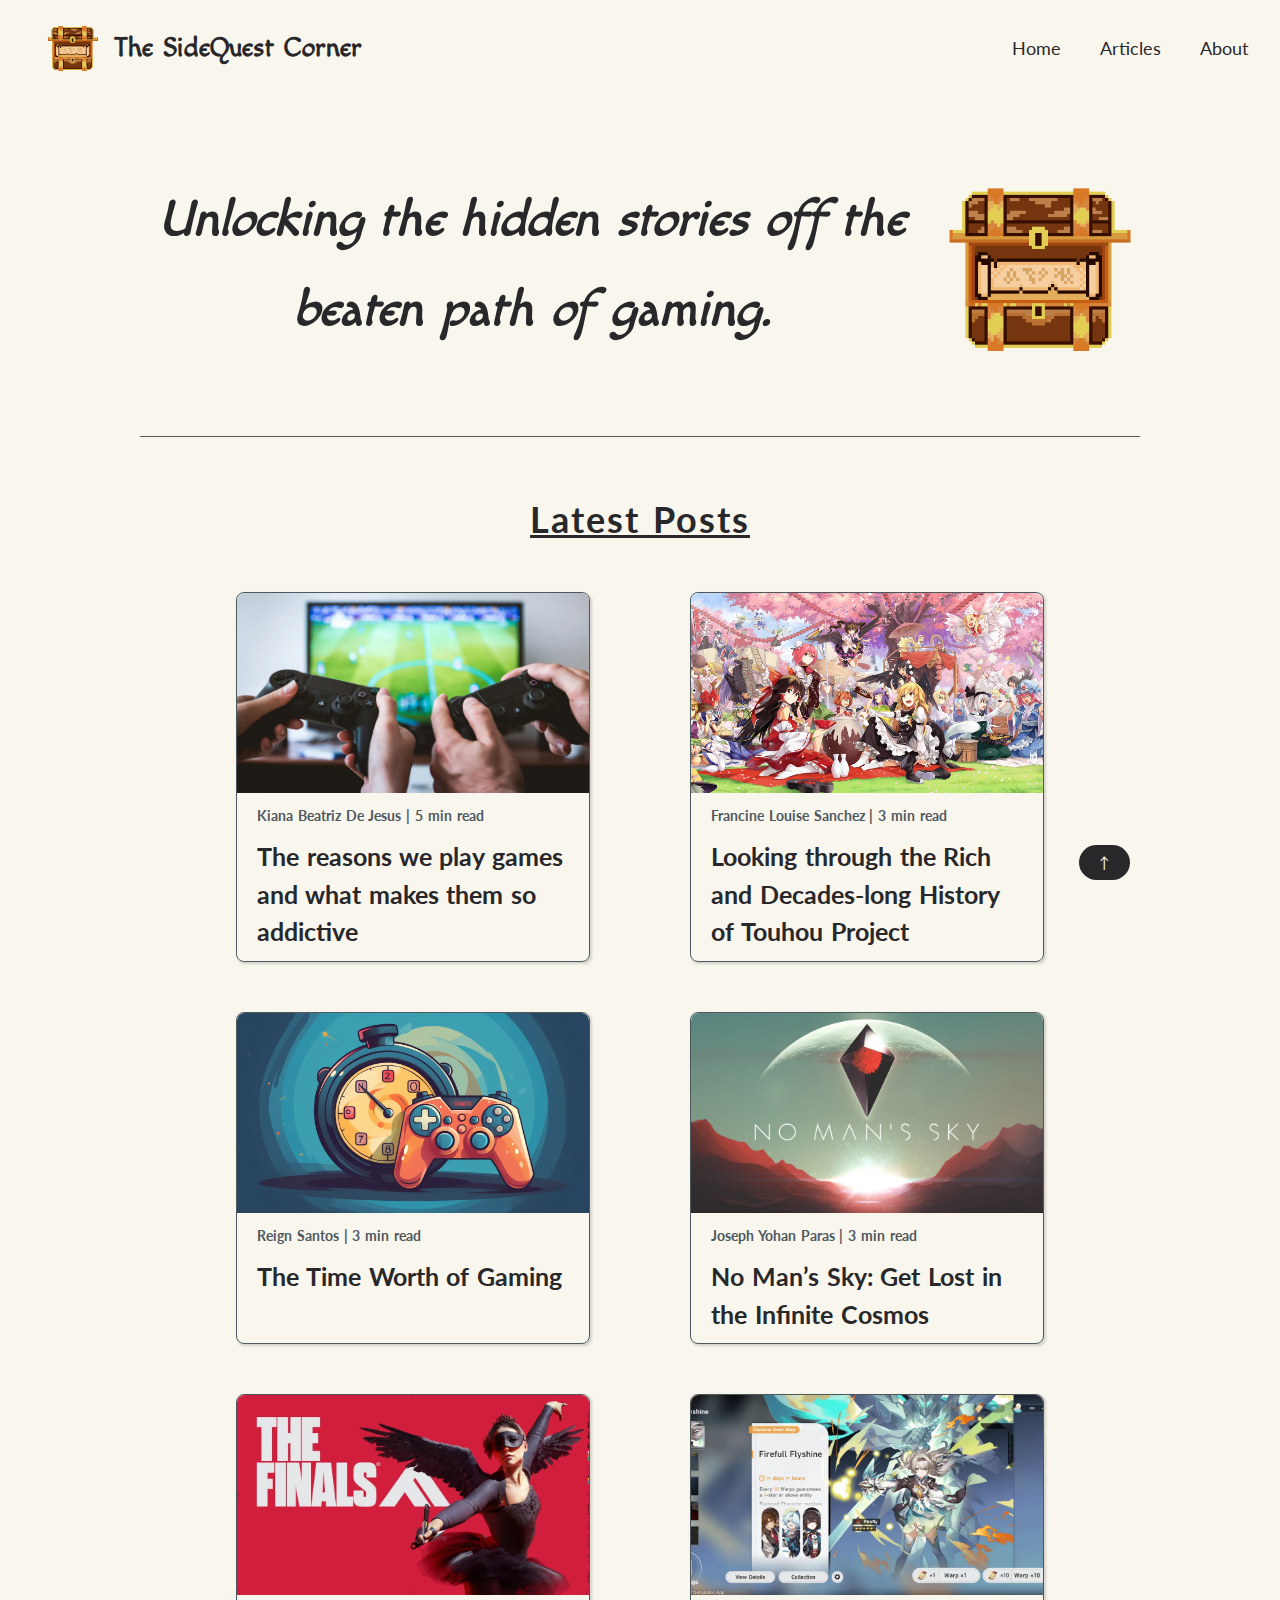
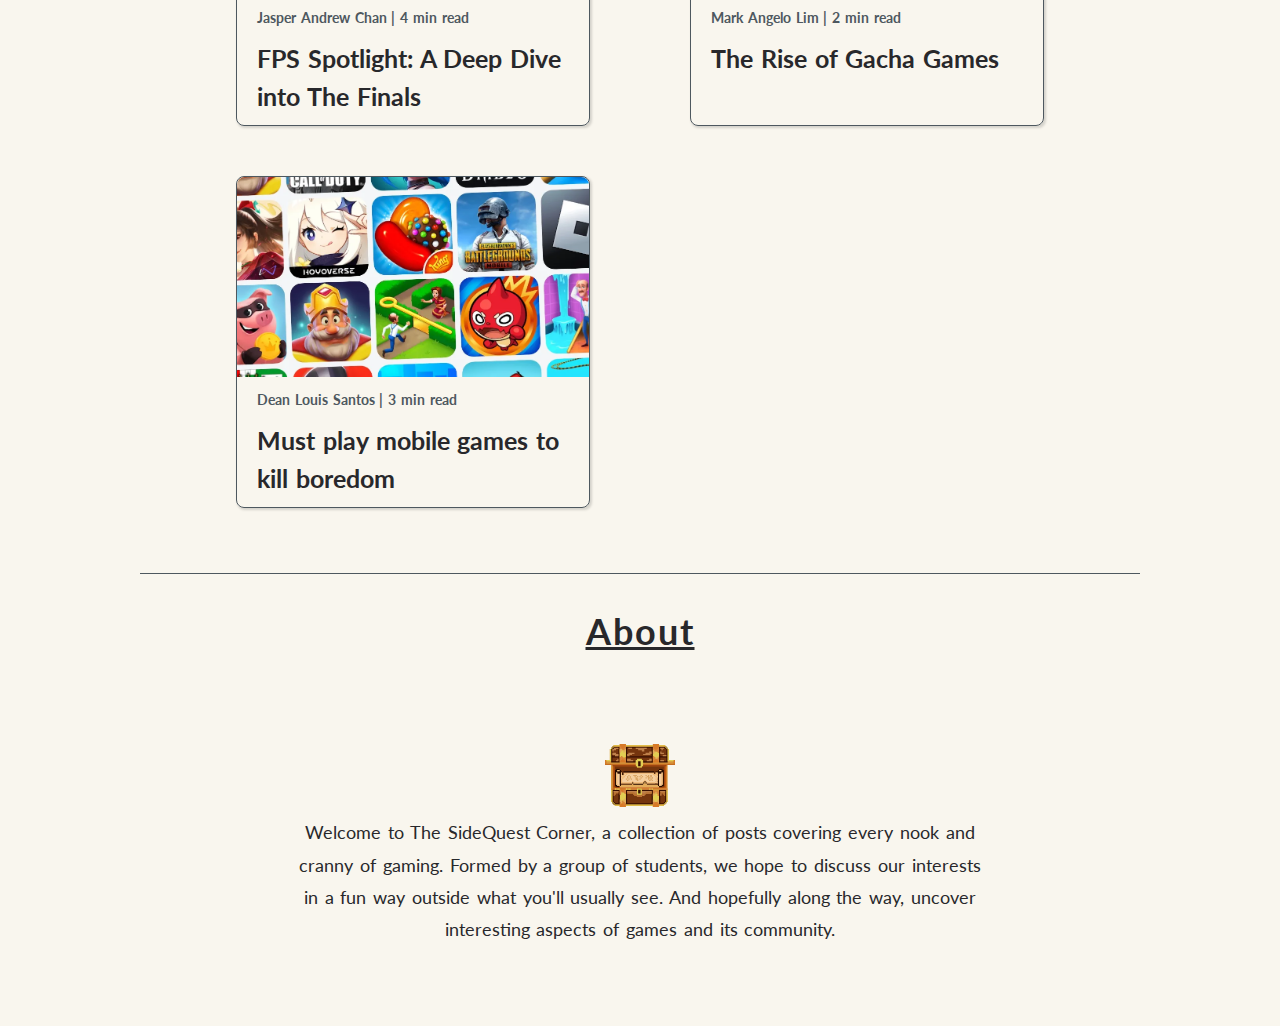
<file: index.html>
<!DOCTYPE html>
<html>
<head>
    <meta charset="UTF-8" />
    <meta name="viewport" content="width=device-width, initial-scale=1.0" />

    <title>The SideQuest Corner</title>
    <meta name="author" content="1TWRITE-ITE Group 4 CS-302" />

    <link rel="preconnect" href="https://fonts.googleapis.com">
    <link rel="preconnect" href="https://fonts.gstatic.com" crossorigin>
    <link href="https://fonts.googleapis.com/css2?family=Lato:ital,wght@0,100;0,300;0,400;0,700;0,900;1,100;1,300;1,400;1,700;1,900&family=Macondo&display=swap" rel="stylesheet">
    
    <link rel="stylesheet" href="./styles/home.css" />
    <link rel="icon" href="./assets/logo.svg" />
</head>
<body>
    <nav class="navbar">
        <a class="logo" href="#">
            <img src="./assets/logo.svg" width="50" height="auto" alt="The blogsite's logo consisting of an open treasure chest with a scroll."/>
            <span>The SideQuest Corner</span>
        </a>
        <div class="nav">
            <a href="#">Home</a>
            <a href="#articles">Articles</a>
            <a href="#about">About</a>
        </div>
    </nav>

    <div class="blockhead">
        <span class="slogan">Unlocking the hidden stories off the beaten path of gaming.</span>
        <img src="./assets/home/chest.gif" width="200px" title="The blogsite's logo consisting of an open treasure chest with a scroll, this time floating." alt="The blogsite's logo consisting of an open treasure chest with a scroll, this time floating."/>
    </div>

    <hr />

    <section id="articles">
        <div class="header">
            <h1>Latest Posts</h1>
        </div>

        <div class="article-grid">
            <a class="blog-card" href="./article/enjoying-games.html">
                <img src="./assets/enjoying-games/01.webp" />
                <h3 class="card-details">Kiana Beatriz De Jesus | 5 min read</h3>
                <h2 class="card-title">The reasons we play games and what makes them so addictive</h2>
            </a>

            <a class="blog-card" href="./article/touhou-project.html">
                <img src="./assets/touhou-project/01.webp" />
                <h3 class="card-details">Francine Louise Sanchez | 3 min read</h3>
                <h2 class="card-title">Looking through the Rich and Decades-long History of Touhou Project</h2>
            </a>

            <a class="blog-card" href="./article/gaming-time.html">
                <img src="./assets/gaming-time/01.webp" />
                <h3 class="card-details">Reign Santos | 3 min read</h3>
                <h2 class="card-title">The Time Worth of Gaming</h2>
            </a>

            <a class="blog-card" href="./article/no-mans-sky.html">
                <img src="./assets/no-mans-sky/01.webp" />
                <h3 class="card-details">Joseph Yohan Paras | 3 min read</h3>
                <h2 class="card-title">No Man’s Sky: Get Lost in the Infinite Cosmos</h2>
            </a>

            <a class="blog-card" href="./article/the-finals.html">
                <img src="./assets/the-finals/01.webp" />
                <h3 class="card-details">Jasper Andrew Chan | 4 min read</h3>
                <h2 class="card-title">FPS Spotlight: A Deep Dive into The Finals</h2>
            </a>

            <a class="blog-card" href="./article/gacha.html">
                <img src="./assets/gacha/01.webp" />
                <h3 class="card-details">Mark Angelo Lim | 2 min read</h3>
                <h2 class="card-title">The Rise of Gacha Games</h2>
            </a>

            <a class="blog-card" href="./article/boredom-games.html">
                <img src="./assets/boredom-games/01.webp"/>
                <h3 class="card-details">Dean Louis Santos | 3 min read</h3>
                <h2 class="card-title">Must play mobile games to kill boredom</h2>
            </a>
        </div>
    </section>

    <hr />

    <section id="about">
        <div class="header">
            <h1>About</h1>
        </div>
        <div class="about-info">
            <img src="./assets/logo.svg" width="70" height="auto" alt="The blogsite's logo consisting of an open treasure chest with a scroll."/>
            <p>
                Welcome to The SideQuest Corner, a collection of posts covering every nook and cranny of gaming. Formed by a group of students, we hope to discuss our interests in a fun way outside what you'll usually see. And hopefully along the way, uncover interesting aspects of games and its community.
            </p>
        </div>
    </section>

    <a href="#" class="scroll-top">↑</a>
</body>
</html>
</file>
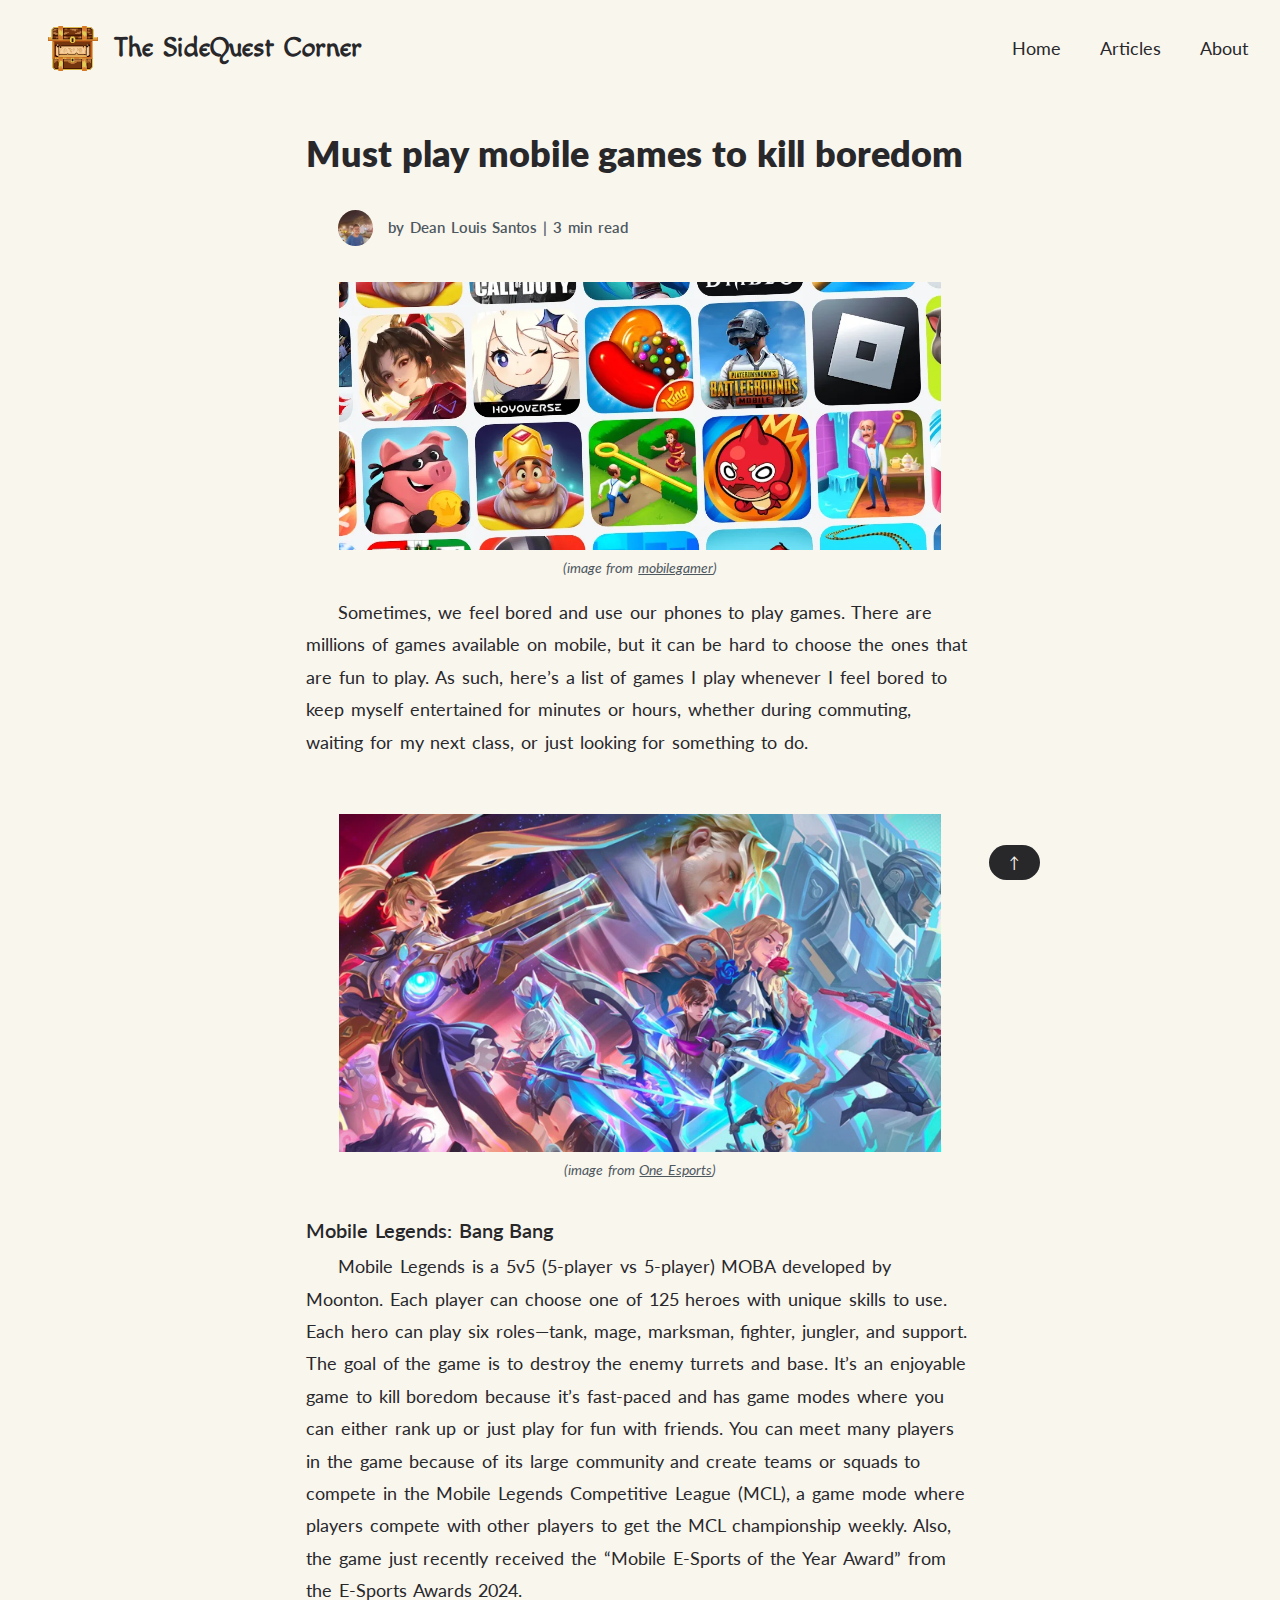
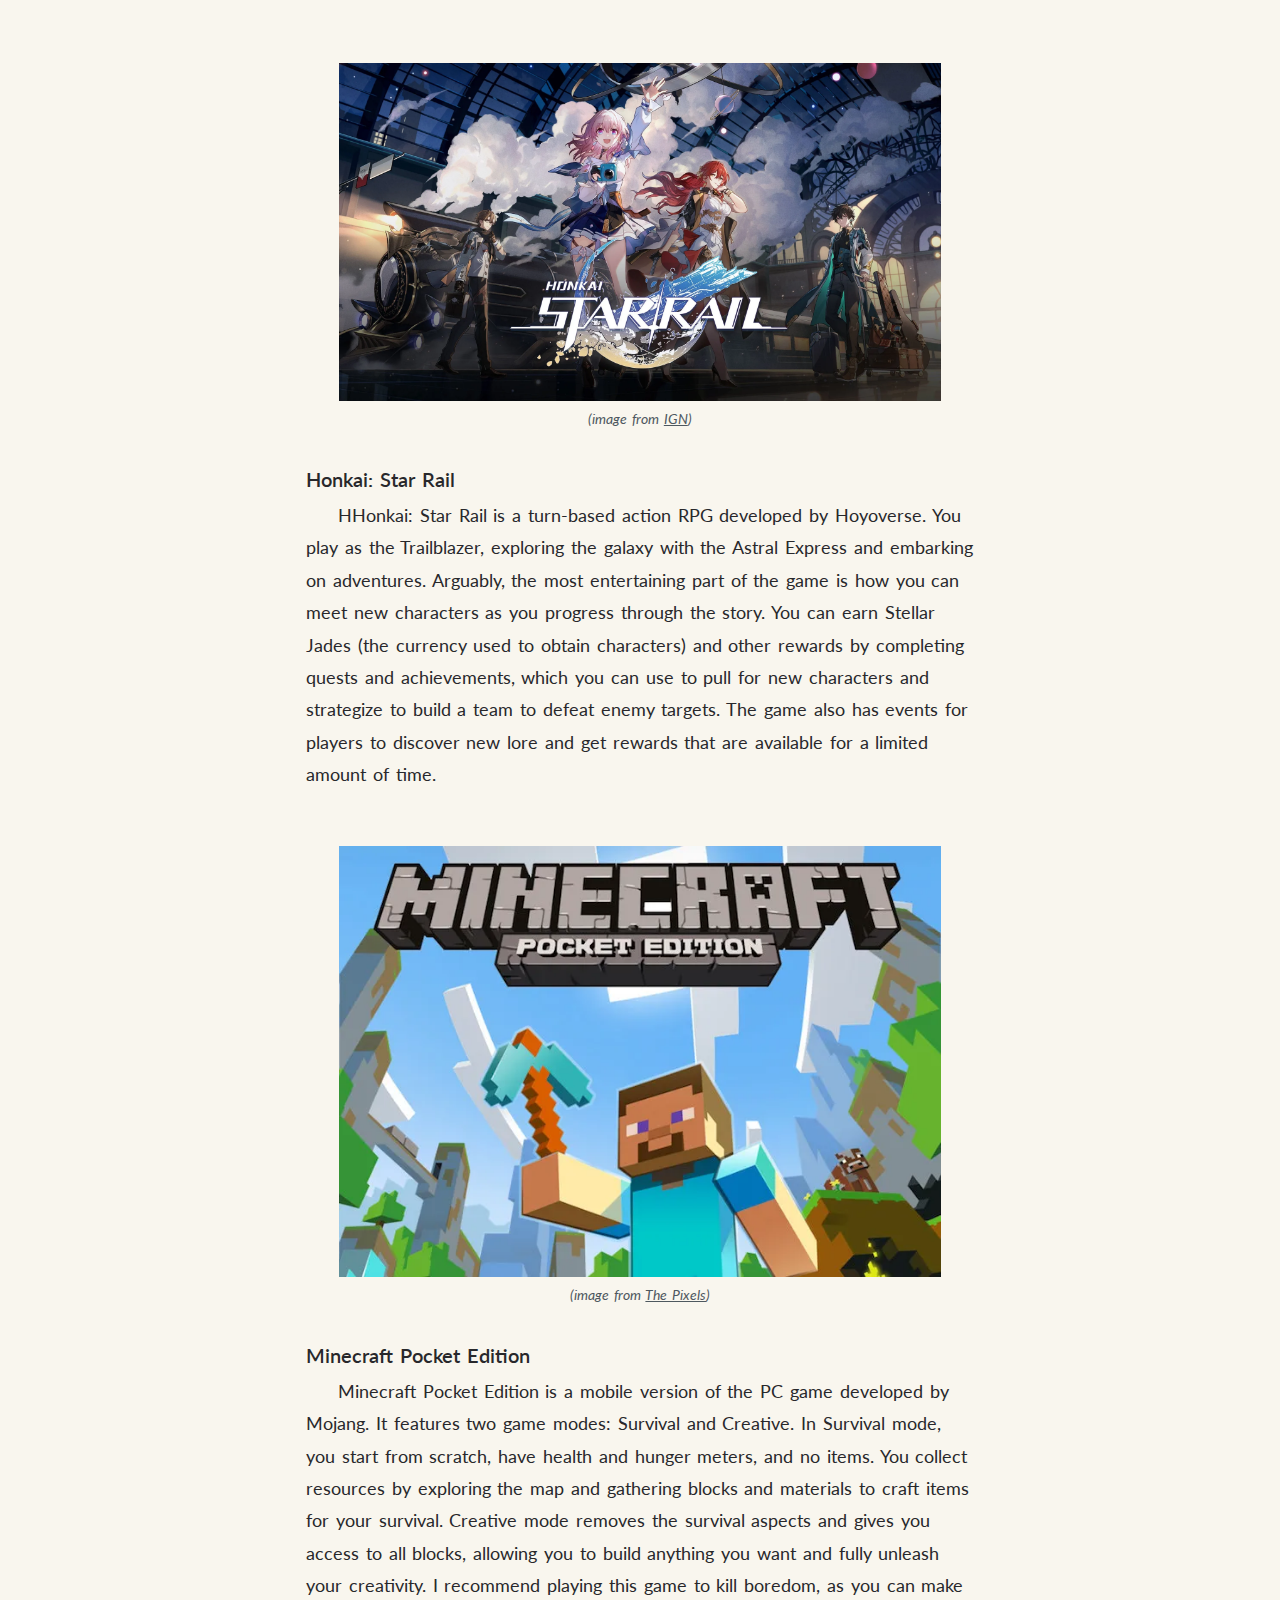
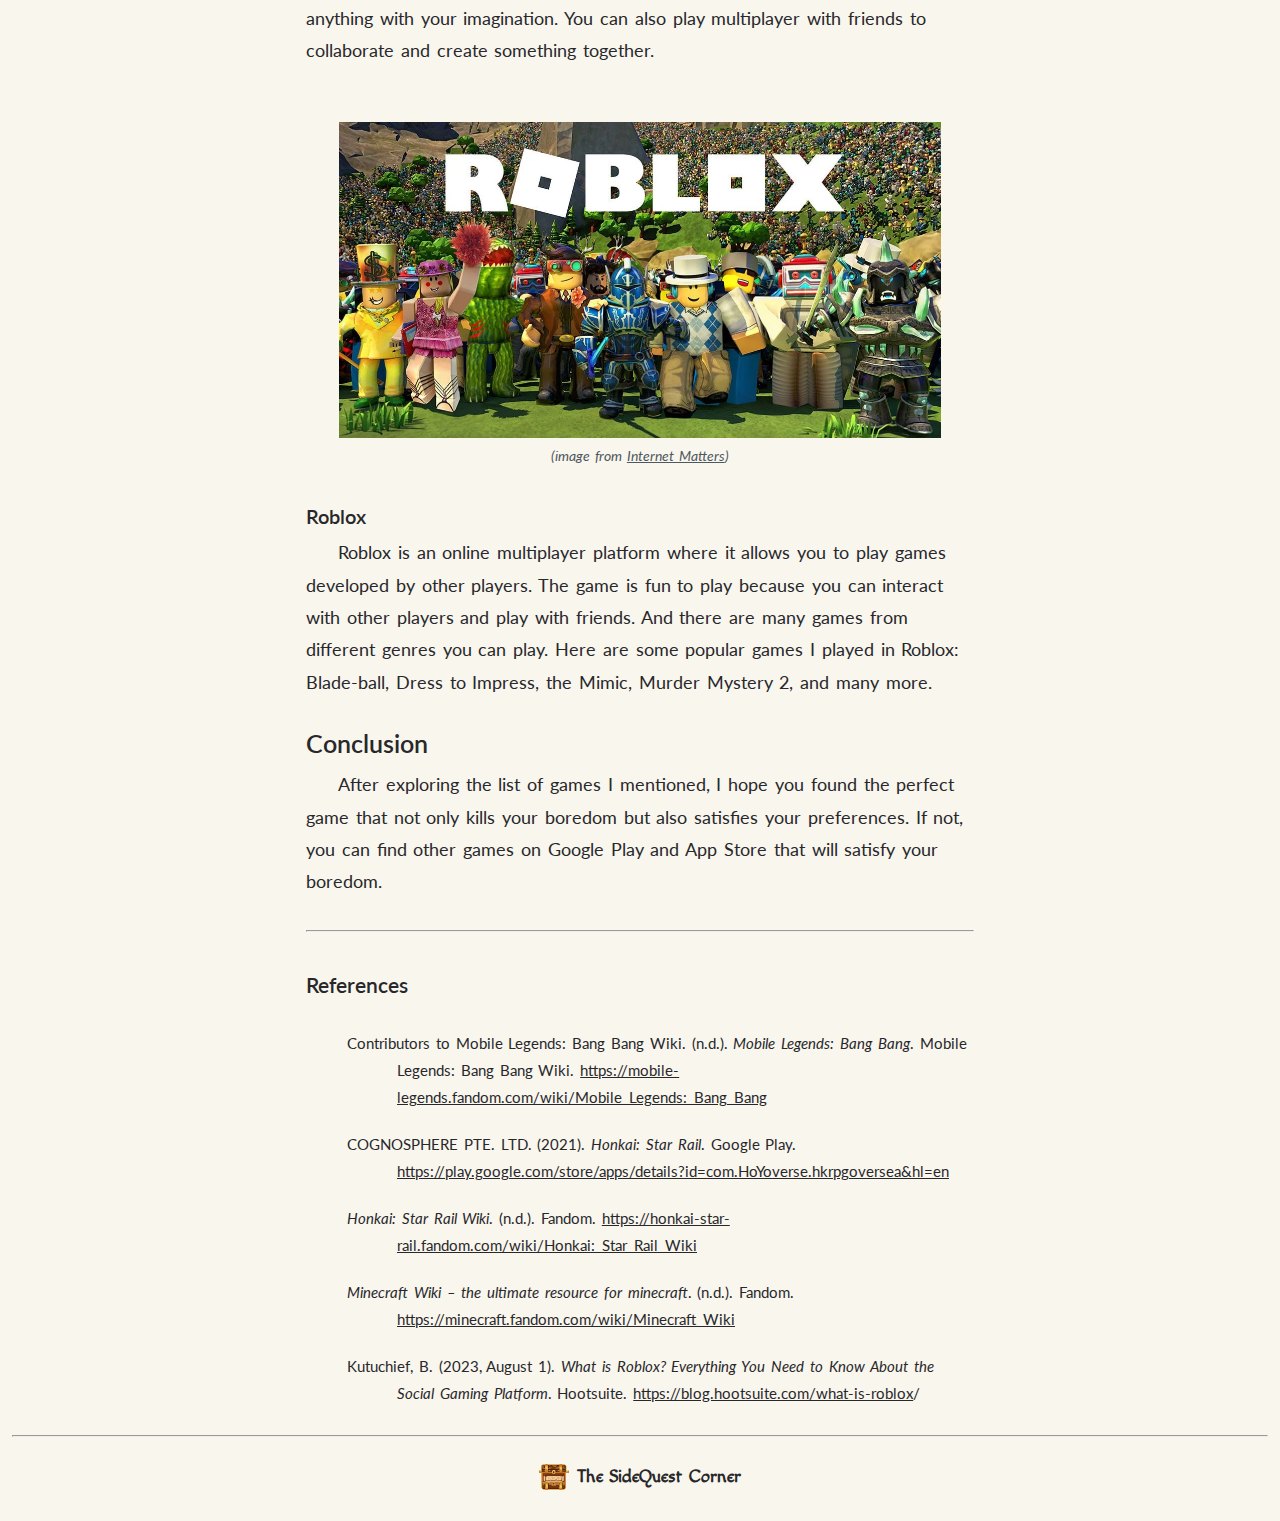
<file: article/boredom-games.html>
<!DOCTYPE html>
<html>
<head>
    <meta charset="UTF-8" />
    <meta name="viewport" content="width=device-width, initial-scale=1.0" />

    <title>Must play mobile games to kill boredom | The SideQuest Corner</title>
    <meta name="author" content="Dean Louis Santos" />

    <link rel="preconnect" href="https://fonts.googleapis.com">
    <link rel="preconnect" href="https://fonts.gstatic.com" crossorigin>
    <link href="https://fonts.googleapis.com/css2?family=Lato:ital,wght@0,100;0,300;0,400;0,700;0,900;1,100;1,300;1,400;1,700;1,900&family=Macondo&display=swap" rel="stylesheet">
    
    <link rel="stylesheet" href="../styles/article.css" />
    <link rel="icon" type="image/x-icon" href="../assets/logo.svg">
</head>
<body>
    <nav class="navbar">
        <a class="logo" href="../index.html">
            <img src="../assets/logo.svg" width="50" height="auto" alt="The blogsite's logo consisting of an open treasure chest."/>
            <span>The SideQuest Corner</span>
        </a>
        <div class="nav">
            <a href="../index.html">Home</a>
            <a href="../index.html#articles">Articles</a>
            <a href="../index.html#about">About</a>
        </div>
    </nav>

    <main>
        <h1 class="title">Must play mobile games to kill boredom</h1>
        <div class="blog-details">
            <img class="author-img" src="../assets/authors/SantosDL.webp" />
            <span class="details">by Dean Louis Santos | 3 min read</span>
        </div>

        <figure>
            <img class="content-img" src="../assets/boredom-games/01.webp" title="A compilation of mobile game app icons including but not limited to Genshin Impact, Candy Crush Saga, Royal Match, Roblox, Gardenscapes, and more." alt="A compilation of mobile game app icons including but not limited to Genshin Impact, Candy Crush Saga, Royal Match, Roblox, Gardenscapes, and more."/>
            <figcaption>(image from <a href="https://mobilegamer.biz/aprls-top-grossing-mobile-games-worldwide/">mobilegamer</a>)</figcaption>
        </figure>
        <p>
            Sometimes, we feel bored and use our phones to play games. There are millions of games available on mobile, but it can be hard to choose the ones that are fun to play. As such, here’s a list of games I play whenever I feel bored to keep myself entertained for minutes or hours, whether during commuting, waiting for my next class, or just looking for something to do.
        </p>

        <figure>
            <img class="content-img" src="../assets/boredom-games/02.webp" title="Mobile Legends splash art" alt="Mobile Legends splash art"/>
            <figcaption>(image from <a href="https://www.oneesports.gg/mobile-legends/esports-awards-mlbb-2023/">One Esports</a>)</figcaption>
        </figure>
        <h2 class="subhead">
            Mobile Legends: Bang Bang
        </h2>
        <p>
            Mobile Legends is a 5v5 (5-player vs 5-player) MOBA developed by Moonton. Each player can choose one of 125 heroes with unique skills to use. Each hero can play six roles—tank, mage, marksman, fighter, jungler, and support. The goal of the game is to destroy the enemy turrets and base. It’s an enjoyable game to kill boredom because it’s fast-paced and has game modes where you can either rank up or just play for fun with friends. You can meet many players in the game because of its large community and create teams or squads to compete in the Mobile Legends Competitive League (MCL), a game mode where players compete with other players to get the MCL championship weekly. Also, the game just recently received the “Mobile E-Sports of the Year Award” from the E-Sports Awards 2024.
        </p>

        <figure>
            <img class="content-img" src="../assets/boredom-games/03.webp" title="Honkai: Star Rail splash art" alt="Honkai: Star Rail splash art"/>
            <figcaption>(image from <a href="https://www.ign.com/wikis/honkai-star-rail/Honkai_Star_Rail_Release_Date_and_Time">IGN</a>)</figcaption>
        </figure>
        <h2 class="subhead">
            Honkai: Star Rail
        </h2>
        <p>
            HHonkai: Star Rail is a turn-based action RPG developed by Hoyoverse. You play as the Trailblazer, exploring the galaxy with the Astral Express and embarking on adventures. Arguably, the most entertaining part of the game is how you can meet new characters as you progress through the story. You can earn Stellar Jades (the currency used to obtain characters) and other rewards by completing quests and achievements, which you can use to pull for new characters and strategize to build a team to defeat enemy targets. The game also has events for players to discover new lore and get rewards that are available for a limited amount of time.
        </p>

        <figure>
            <img class="content-img" src="../assets/boredom-games/04.webp" title="Primary teaser image for Minecraft Pocket Edition, featuring the logo, the player character (Steve) with a diamond pickaxe, and the pixel scenery of the game." alt="Primary teaser image for Minecraft Pocket Edition, featuring the logo, the player character (Steve) with a diamond pickaxe, and the pixel scenery of the game."/>
            <figcaption>(image from <a href="https://www.the-pixels.com/2017/11/28/minecraft-pocket-edition/">The Pixels</a>)</figcaption>
        </figure>
        <h2 class="subhead">
            Minecraft Pocket Edition
        </h2>
        <p>
            Minecraft Pocket Edition is a mobile version of the PC game developed by Mojang. It features two game modes: Survival and Creative. In Survival mode, you start from scratch, have health and hunger meters, and no items. You collect resources by exploring the map and gathering blocks and materials to craft items for your survival. Creative mode removes the survival aspects and gives you access to all blocks, allowing you to build anything you want and fully unleash your creativity. I recommend playing this game to kill boredom, as you can make anything with your imagination. You can also play multiplayer with friends to collaborate and create something together.
        </p>

        <figure>
            <img class="content-img" src="../assets/boredom-games/05.webp" title="Roblox logo amidst a greenery landscape full of Roblox avatars." alt="Roblox logo amidst a greenery landscape full of Roblox avatars."/>
            <figcaption>(image from <a href="https://www.internetmatters.org/hub/news-blogs/family-guide-to-roblox-games/">Internet Matters</a>)</figcaption>
        </figure>
        <h2 class="subhead">
            Roblox
        </h2>
        <p>
            Roblox is an online multiplayer platform where it allows you to play games developed by other players. The game is fun to play because you can interact with other players and play with friends. And there are many games from different genres you can play. Here are some popular games I played in Roblox: Blade-ball, Dress to Impress, the Mimic, Murder Mystery 2, and many more.
        </p>
        <h3 class="conclusion">
            Conclusion
        </h3>
        <p>
            After exploring the list of games I mentioned, I hope you found the perfect game that not only kills your boredom but also satisfies your preferences. If not, you can find other games on Google Play and App Store that will satisfy your boredom.
        </p>

        <hr />
        <h3 class="reference-title">References</h3>
        <ul class="reference-list">
            <li>Contributors to Mobile Legends: Bang Bang Wiki. (n.d.). <i>Mobile Legends: Bang Bang</i>. Mobile Legends: Bang Bang Wiki. <a href="https://mobile-legends.fandom.com/wiki/Mobile_Legends:_Bang_Bang">https://mobile-legends.fandom.com/wiki/Mobile_Legends:_Bang_Bang</a></li>

            <li>COGNOSPHERE PTE. LTD. (2021). <i>Honkai: Star Rail</i>. Google Play. <a href="https://play.google.com/store/apps/details?id=com.HoYoverse.hkrpgoversea&hl=en">https://play.google.com/store/apps/details?id=com.HoYoverse.hkrpgoversea&hl=en</a></li>

            <li><i>Honkai: Star Rail Wiki</i>. (n.d.). Fandom. <a href="https://honkai-star-rail.fandom.com/wiki/Honkai:_Star_Rail_Wiki">https://honkai-star-rail.fandom.com/wiki/Honkai:_Star_Rail_Wiki</a></li>

            <li><i>Minecraft Wiki – the ultimate resource for minecraft</i>. (n.d.). Fandom. <a href="https://minecraft.fandom.com/wiki/Minecraft_Wiki">https://minecraft.fandom.com/wiki/Minecraft_Wiki</a></li>

            <li>Kutuchief, B. (2023, August 1). <i>What is Roblox? Everything You Need to Know About the Social Gaming Platform</i>. Hootsuite. <a href="https://blog.hootsuite.com/what-is-roblox">https://blog.hootsuite.com/what-is-roblox</a>/</li>
        </ul>
    </main>

    <a href="#" class="scroll-top">↑</a>

    <hr id="footer-hr"/>
    <footer class="footer">
        <a class="logo" href="../index.html">
            <img src="../assets/logo.svg" width="30" height="auto" alt="The blogsite's logo consisting of an open treasure chest."/>
            <span>The SideQuest Corner</span>
        </a>
    </footer>
</body>
</html>
</file>
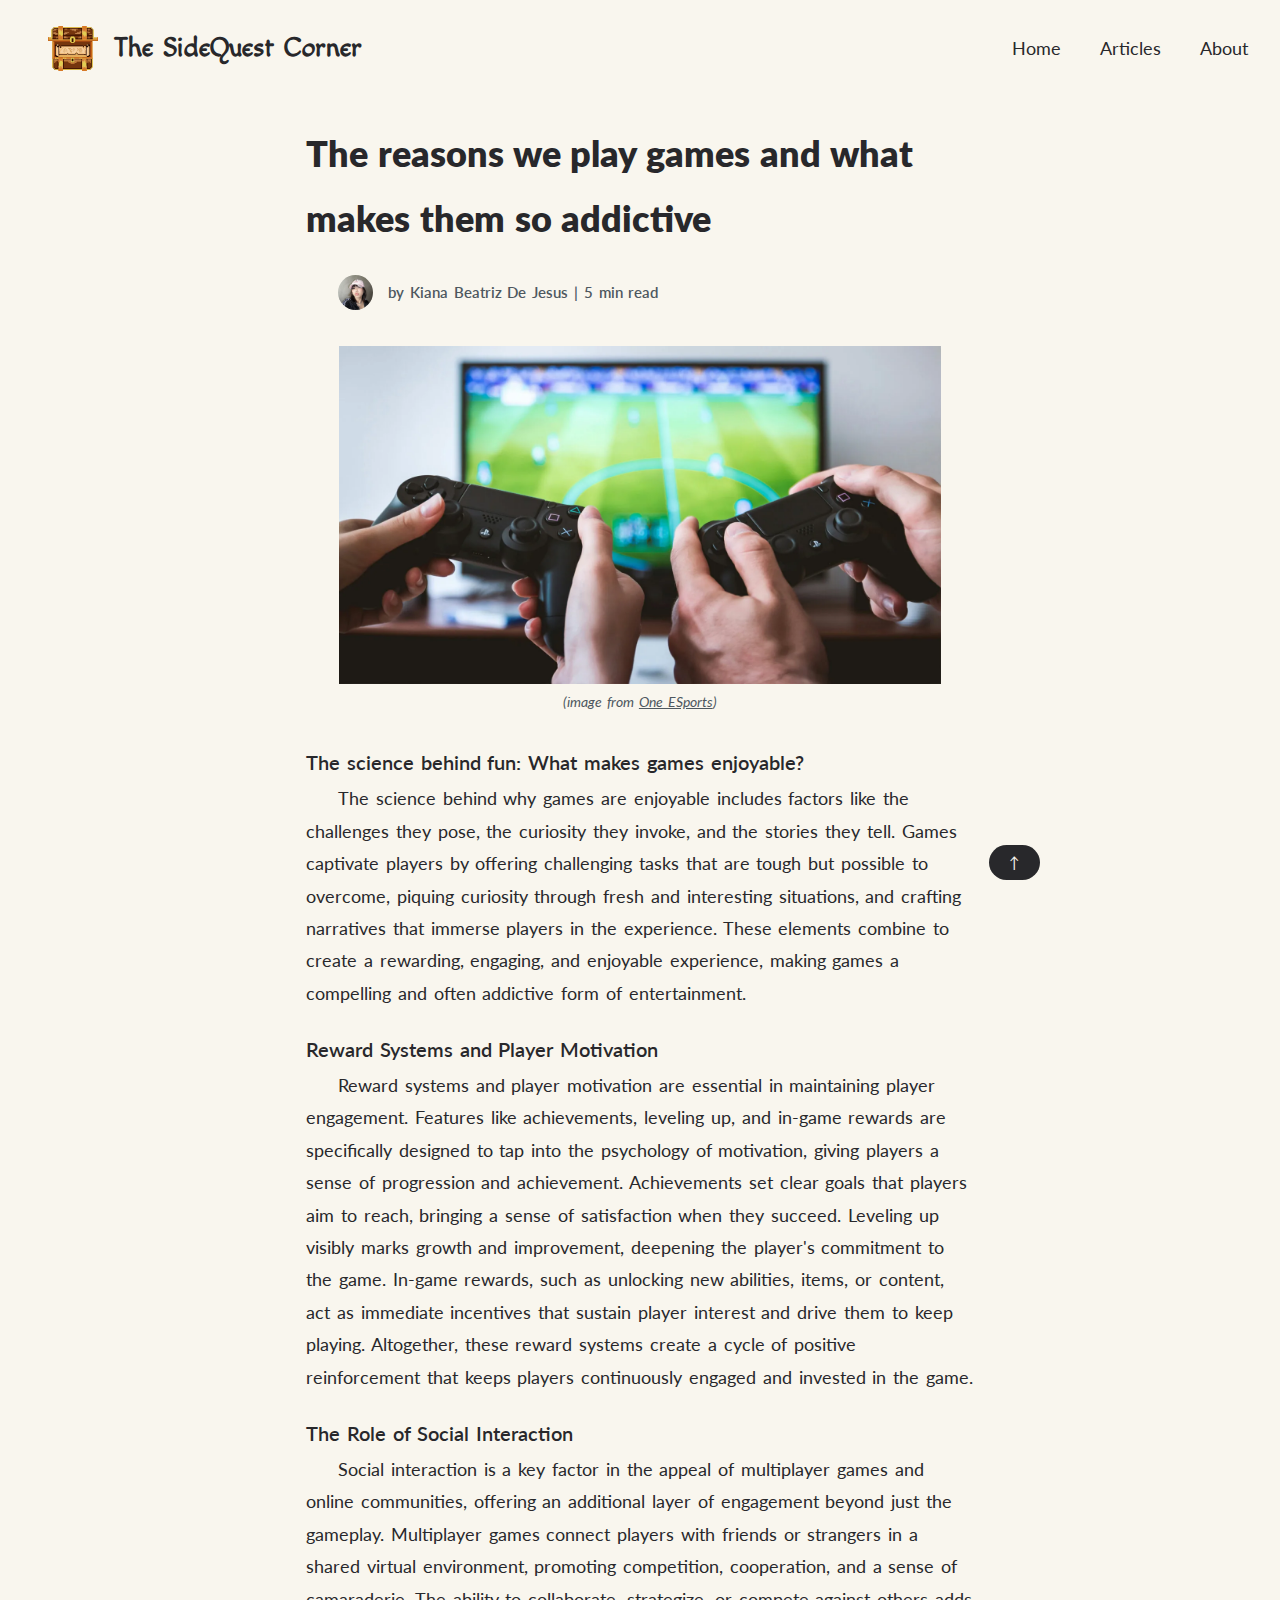
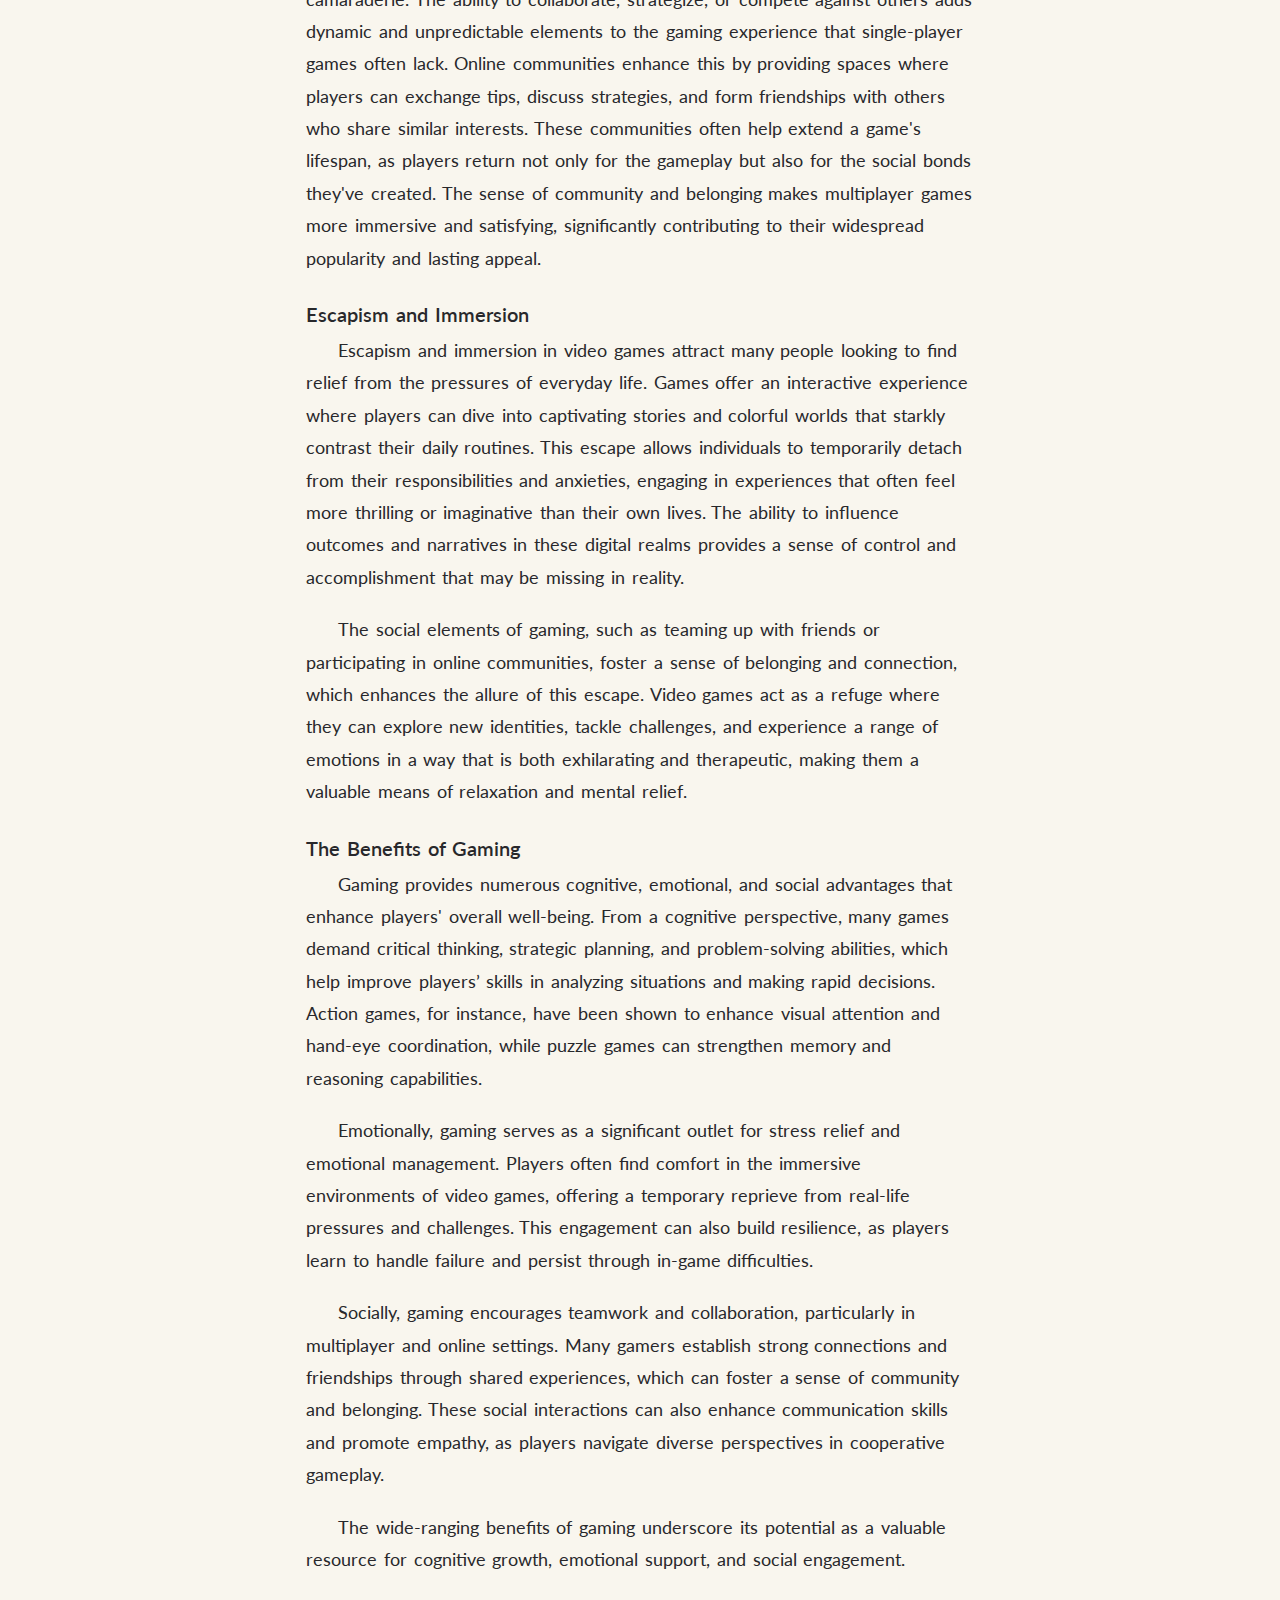
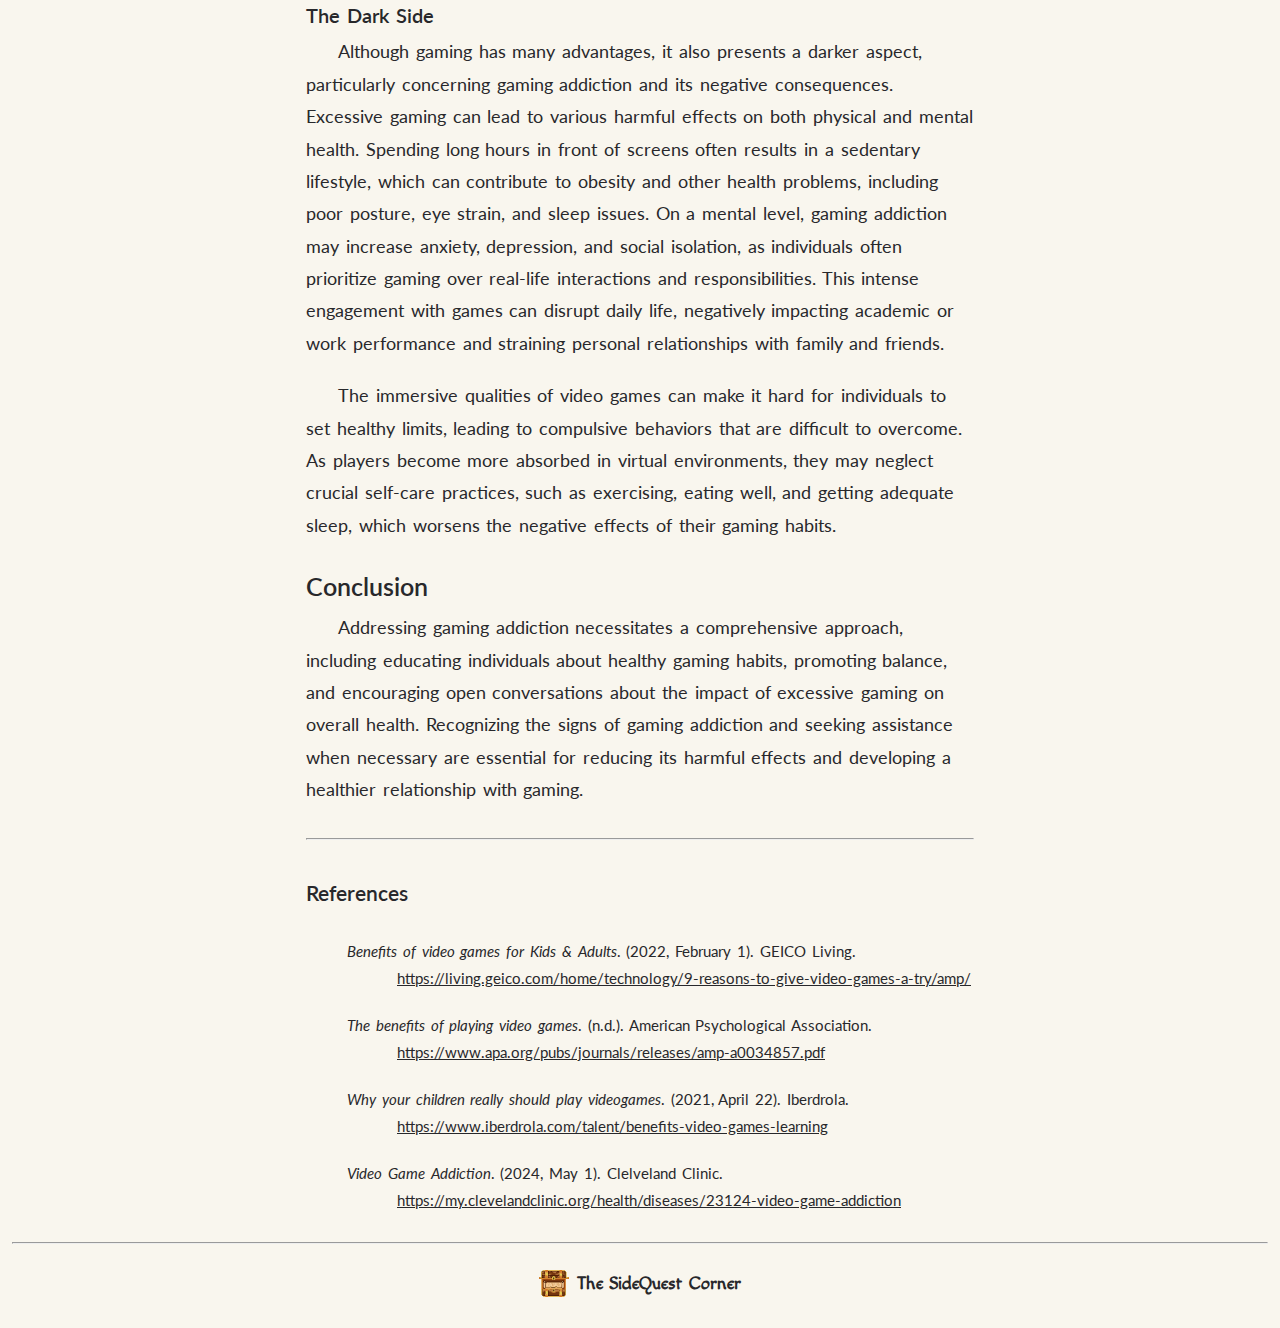
<file: article/enjoying-games.html>
<!DOCTYPE html>
<html>
<head>
    <meta charset="UTF-8" />
    <meta name="viewport" content="width=device-width, initial-scale=1.0" />

    <title>The reasons we play games and what makes them so addictive | The SideQuest Corner</title>
    <meta name="author" content="Kiana Beatriz De Jesus" />

    <link rel="preconnect" href="https://fonts.googleapis.com">
    <link rel="preconnect" href="https://fonts.gstatic.com" crossorigin>
    <link href="https://fonts.googleapis.com/css2?family=Lato:ital,wght@0,100;0,300;0,400;0,700;0,900;1,100;1,300;1,400;1,700;1,900&family=Macondo&display=swap" rel="stylesheet">
    
    <link rel="stylesheet" href="../styles/article.css" />
    <link rel="icon" type="image/x-icon" href="../assets/logo.svg">
</head>
<body>
    <nav class="navbar">
        <a class="logo" href="../index.html">
            <img src="../assets/logo.svg" width="50" height="auto" alt="The blogsite's logo consisting of an open treasure chest."/>
            <span>The SideQuest Corner</span>
        </a>
        <div class="nav">
            <a href="../index.html">Home</a>
            <a href="../index.html#articles">Articles</a>
            <a href="../index.html#about">About</a>
        </div>
    </nav>

    <main>
        <h1 class="title">The reasons we play games and what makes them so addictive</h1>
        <div class="blog-details">
            <img class="author-img" src="../assets/authors/DeJesusKB.webp" />
            <span class="details">by Kiana Beatriz De Jesus | 5 min read</span>
        </div>

        <figure>
            <img class="content-img" src="../assets/enjoying-games/01.webp" title="A photo of two people's hands playing a soccer video game with a joystick." alt="A photo of two people's hands playing a soccer video game with a joystick."/>
            <figcaption>(image from <a href="https://www.oneesports.gg/gaming/what-is-gametech-definition-tencent/">One ESports</a>)</figcaption>
        </figure>
        <h2 class="subhead">
            The science behind fun: What makes games enjoyable? 
        </h2>
        <p>
            The science behind why games are enjoyable includes factors like the challenges they pose, the curiosity they invoke, and the stories they tell. Games captivate players by offering challenging tasks that are tough but possible to overcome, piquing curiosity through fresh and interesting situations, and crafting narratives that immerse players in the experience. These elements combine to create a rewarding, engaging, and enjoyable experience, making games a compelling and often addictive form of entertainment.
        </p>

        <h2 class="subhead">
            Reward Systems and Player Motivation 
        </h2>
        <p>
            Reward systems and player motivation are essential in maintaining player engagement. Features like achievements, leveling up, and in-game rewards are specifically designed to tap into the psychology of motivation, giving players a sense of progression and achievement. Achievements set clear goals that players aim to reach, bringing a sense of satisfaction when they succeed. Leveling up visibly marks growth and improvement, deepening the player's commitment to the game. In-game rewards, such as unlocking new abilities, items, or content, act as immediate incentives that sustain player interest and drive them to keep playing. Altogether, these reward systems create a cycle of positive reinforcement that keeps players continuously engaged and invested in the game.
        </p>

        <h2 class="subhead">
            The Role of Social Interaction
        </h2>
        <p>
            Social interaction is a key factor in the appeal of multiplayer games and online communities, offering an additional layer of engagement beyond just the gameplay. Multiplayer games connect players with friends or strangers in a shared virtual environment, promoting competition, cooperation, and a sense of camaraderie. The ability to collaborate, strategize, or compete against others adds dynamic and unpredictable elements to the gaming experience that single-player games often lack. Online communities enhance this by providing spaces where players can exchange tips, discuss strategies, and form friendships with others who share similar interests. These communities often help extend a game's lifespan, as players return not only for the gameplay but also for the social bonds they've created. The sense of community and belonging makes multiplayer games more immersive and satisfying, significantly contributing to their widespread popularity and lasting appeal.
        </p>

        <h2 class="subhead">
            Escapism and Immersion 
        </h2>
        <p>
            Escapism and immersion in video games attract many people looking to find relief from the pressures of everyday life. Games offer an interactive experience where players can dive into captivating stories and colorful worlds that starkly contrast their daily routines. This escape allows individuals to temporarily detach from their responsibilities and anxieties, engaging in experiences that often feel more thrilling or imaginative than their own lives. The ability to influence outcomes and narratives in these digital realms provides a sense of control and accomplishment that may be missing in reality. 
        </p>
        <p>
            The social elements of gaming, such as teaming up with friends or participating in online communities, foster a sense of belonging and connection, which enhances the allure of this escape. Video games act as a refuge where they can explore new identities, tackle challenges, and experience a range of emotions in a way that is both exhilarating and therapeutic, making them a valuable means of relaxation and mental relief.
        </p>

        <h2 class="subhead">
            The Benefits of Gaming 
        </h2>
        <p>
            Gaming provides numerous cognitive, emotional, and social advantages that enhance players' overall well-being. From a cognitive perspective, many games demand critical thinking, strategic planning, and problem-solving abilities, which help improve players’ skills in analyzing situations and making rapid decisions. Action games, for instance, have been shown to enhance visual attention and hand-eye coordination, while puzzle games can strengthen memory and reasoning capabilities.
        </p>
        <p>
            Emotionally, gaming serves as a significant outlet for stress relief and emotional management. Players often find comfort in the immersive environments of video games, offering a temporary reprieve from real-life pressures and challenges. This engagement can also build resilience, as players learn to handle failure and persist through in-game difficulties.
        </p>
        <p>
            Socially, gaming encourages teamwork and collaboration, particularly in multiplayer and online settings. Many gamers establish strong connections and friendships through shared experiences, which can foster a sense of community and belonging. These social interactions can also enhance communication skills and promote empathy, as players navigate diverse perspectives in cooperative gameplay.
        </p>
        <p>
            The wide-ranging benefits of gaming underscore its potential as a valuable resource for cognitive growth, emotional support, and social engagement.
        </p>

        <h2 class="subhead">
            The Dark Side
        </h2>
        <p>
            Although gaming has many advantages, it also presents a darker aspect, particularly concerning gaming addiction and its negative consequences. Excessive gaming can lead to various harmful effects on both physical and mental health. Spending long hours in front of screens often results in a sedentary lifestyle, which can contribute to obesity and other health problems, including poor posture, eye strain, and sleep issues. On a mental level, gaming addiction may increase anxiety, depression, and social isolation, as individuals often prioritize gaming over real-life interactions and responsibilities. This intense engagement with games can disrupt daily life, negatively impacting academic or work performance and straining personal relationships with family and friends.
        </p>
        <p>
            The immersive qualities of video games can make it hard for individuals to set healthy limits, leading to compulsive behaviors that are difficult to overcome. As players become more absorbed in virtual environments, they may neglect crucial self-care practices, such as exercising, eating well, and getting adequate sleep, which worsens the negative effects of their gaming habits.
        </p>
        
        <h3 class="conclusion">
            Conclusion
        </h3>
        <p>
            Addressing gaming addiction necessitates a comprehensive approach, including educating individuals about healthy gaming habits, promoting balance, and encouraging open conversations about the impact of excessive gaming on overall health. Recognizing the signs of gaming addiction and seeking assistance when necessary are essential for reducing its harmful effects and developing a healthier relationship with gaming.
        </p>

        <hr />
        <h3 class="reference-title">References</h3>
        <ul class="reference-list">
            <li><i>Benefits of video games for Kids & Adults</i>. (2022, February 1). GEICO Living. <a href="https://living.geico.com/home/technology/9-reasons-to-give-video-games-a-try/amp/">https://living.geico.com/home/technology/9-reasons-to-give-video-games-a-try/amp/</a></li>

            <li><i>The benefits of playing video games</i>. (n.d.). American Psychological Association. <a href="https://www.apa.org/pubs/journals/releases/amp-a0034857.pdf">https://www.apa.org/pubs/journals/releases/amp-a0034857.pdf</a></li>

            <li><i>Why your children really should play videogames</i>. (2021, April 22). Iberdrola. <a href="https://www.iberdrola.com/talent/benefits-video-games-learning">https://www.iberdrola.com/talent/benefits-video-games-learning</a></li>

            <li><i>Video Game Addiction</i>. (2024, May 1). Clelveland Clinic. <a href="https://www.iberdrola.com/talent/benefits-video-games-learning">https://my.clevelandclinic.org/health/diseases/23124-video-game-addiction</a></li>
        </ul>
    </main>

    <a href="#" class="scroll-top">↑</a>

    <hr id="footer-hr"/>
    <footer class="footer">
        <a class="logo" href="../index.html">
            <img src="../assets/logo.svg" width="30" height="auto" alt="The blogsite's logo consisting of an open treasure chest."/>
            <span>The SideQuest Corner</span>
        </a>
    </footer>
</body>
</html>
</file>
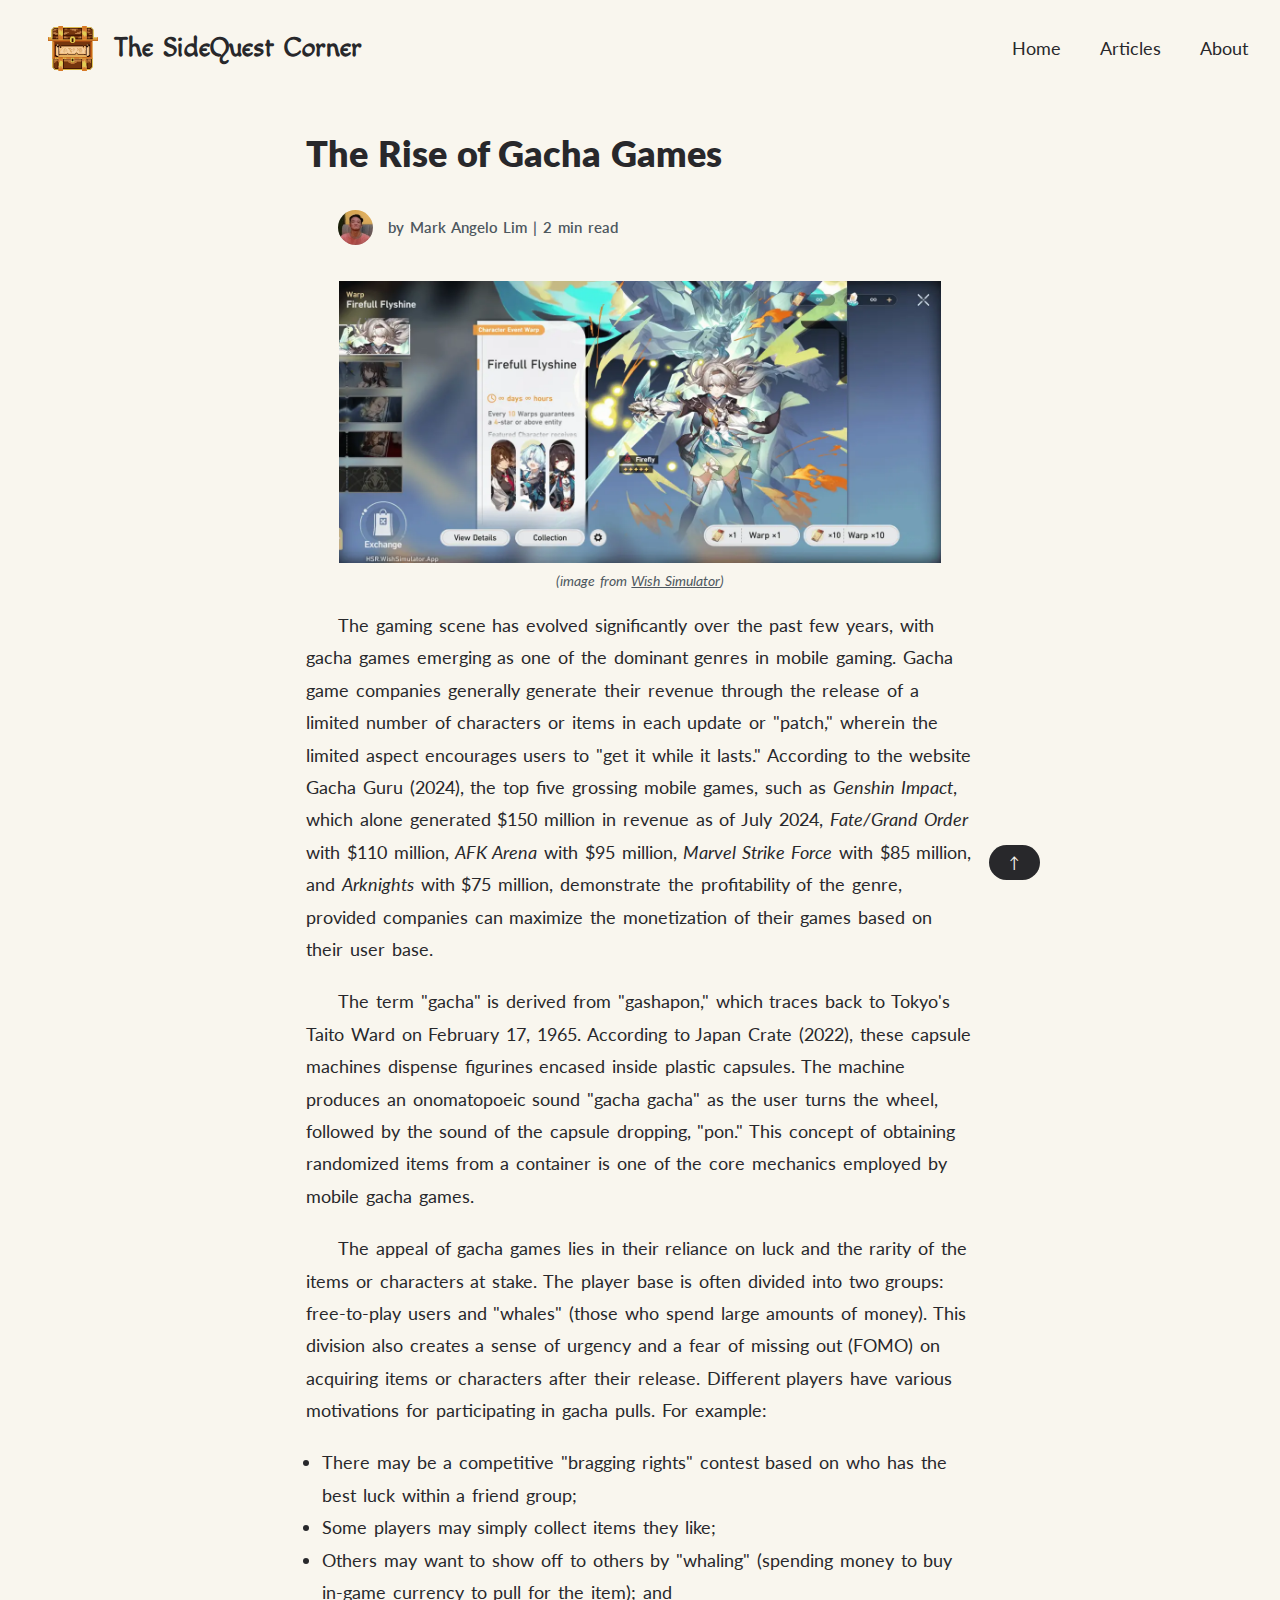
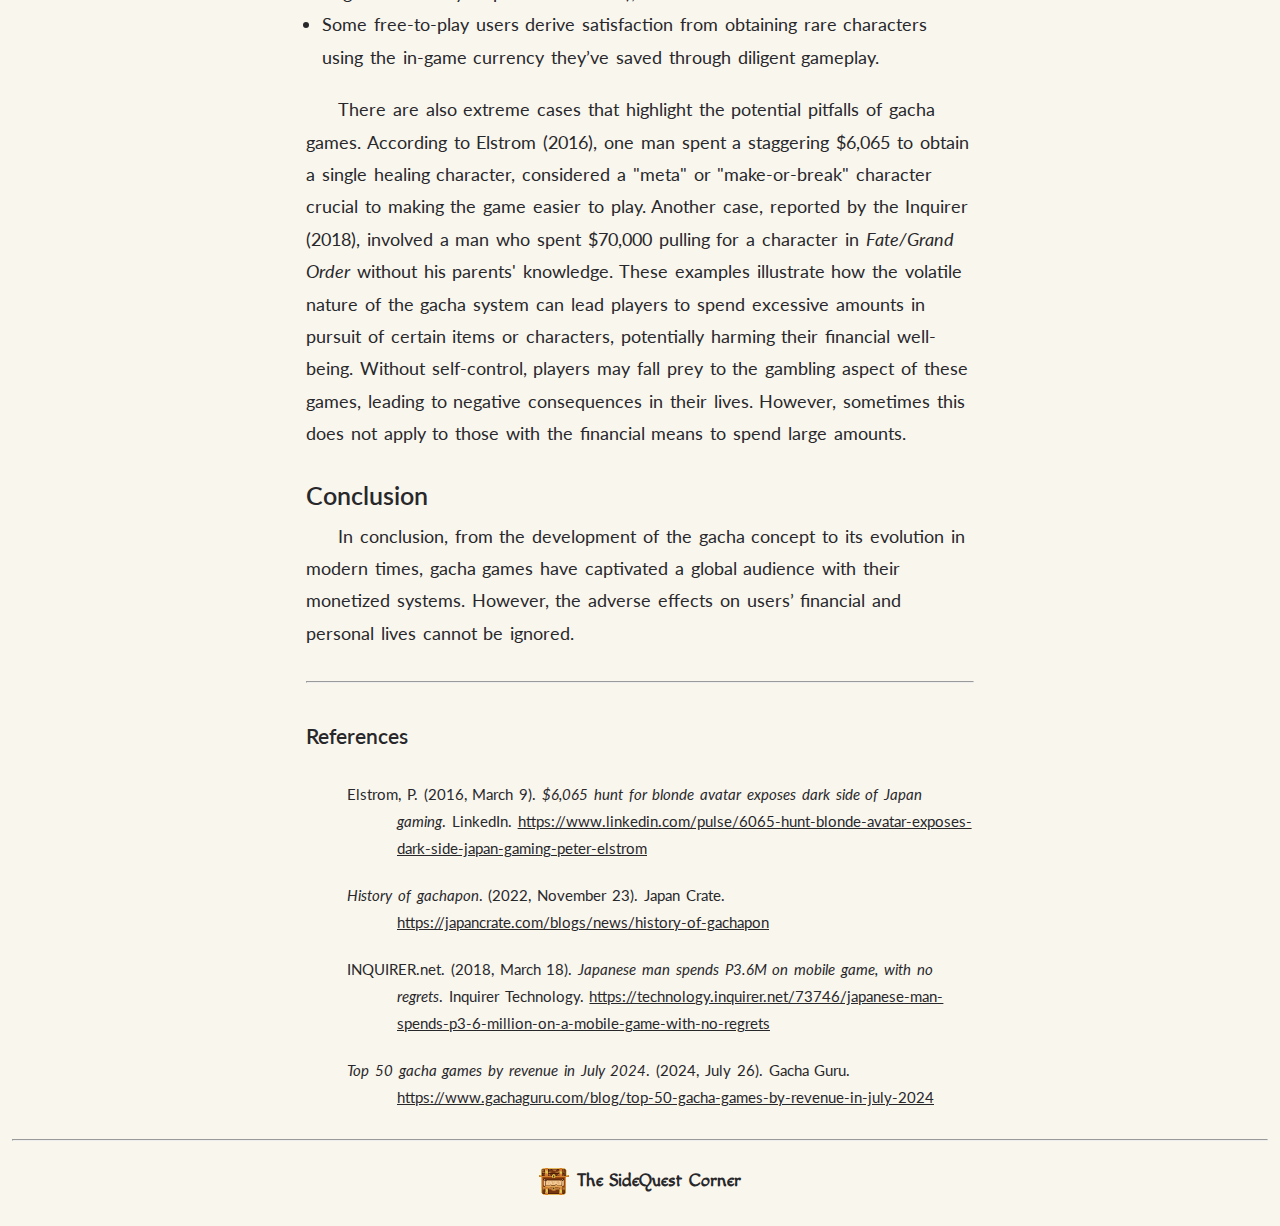
<file: article/gacha.html>
<!DOCTYPE html>
<html>
<head>
    <meta charset="UTF-8" />
    <meta name="viewport" content="width=device-width, initial-scale=1.0" />

    <title>The Rise of Gacha Games | The SideQuest Corner</title>
    <meta name="author" content="Mark Angelo Lim" />

    <link rel="preconnect" href="https://fonts.googleapis.com">
    <link rel="preconnect" href="https://fonts.gstatic.com" crossorigin>
    <link href="https://fonts.googleapis.com/css2?family=Lato:ital,wght@0,100;0,300;0,400;0,700;0,900;1,100;1,300;1,400;1,700;1,900&family=Macondo&display=swap" rel="stylesheet">
    
    <link rel="stylesheet" href="../styles/article.css" />
    <link rel="icon" type="image/x-icon" href="../assets/logo.svg">
</head>
<body>
    <nav class="navbar">
        <a class="logo" href="../index.html">
            <img src="../assets/logo.svg" width="50" height="auto" alt="The blogsite's logo consisting of an open treasure chest."/>
            <span>The SideQuest Corner</span>
        </a>
        <div class="nav">
            <a href="../index.html">Home</a>
            <a href="../index.html#articles">Articles</a>
            <a href="../index.html#about">About</a>
        </div>
    </nav>

    <main>
        <h1 class="title">The Rise of Gacha Games</h1>
        <div class="blog-details">
            <img class="author-img" src="../assets/authors/LimMA.webp" />
            <span class="details">by Mark Angelo Lim | 2 min read</span>
        </div>

        <figure>
            <img class="content-img" src="../assets/gacha/01.webp" title="A fan drawing by NEKO of the characters of Touhou in a spring picnic setting." alt="A fan drawing by NEKO of the characters of Touhou in a spring picnic setting."/>
            <figcaption>(image from <a href="https://hsr.wishsimulator.app/">Wish Simulator</a>)</figcaption>
        </figure>
        <p>
            The gaming scene has evolved significantly over the past few years, with gacha games emerging as one of the dominant genres in mobile gaming. Gacha game companies generally generate their revenue through the release of a limited number of characters or items in each update or "patch," wherein the limited aspect encourages users to "get it while it lasts." According to the website Gacha Guru (2024), the top five grossing mobile games, such as <i>Genshin Impact</i>, which alone generated $150 million in revenue as of July 2024, <i>Fate/Grand Order</i> with $110 million, <i>AFK Arena</i> with $95 million, <i>Marvel Strike Force</i> with $85 million, and <i>Arknights</i> with $75 million, demonstrate the profitability of the genre, provided companies can maximize the monetization of their games based on their user base.
        </p>
        <p>
            The term "gacha" is derived from "gashapon," which traces back to Tokyo's Taito Ward on February 17, 1965. According to Japan Crate (2022), these capsule machines dispense figurines encased inside plastic capsules. The machine produces an onomatopoeic sound "gacha gacha" as the user turns the wheel, followed by the sound of the capsule dropping, "pon." This concept of obtaining randomized items from a container is one of the core mechanics employed by mobile gacha games.
        </p>
        <p>
            The appeal of gacha games lies in their reliance on luck and the rarity of the items or characters at stake. The player base is often divided into two groups: free-to-play users and "whales" (those who spend large amounts of money). This division also creates a sense of urgency and a fear of missing out (FOMO) on acquiring items or characters after their release. Different players have various motivations for participating in gacha pulls. For example:
        </p>
        <p>
            <ul>
                <li>There may be a competitive "bragging rights" contest based on who has the best luck within a friend group;</li>
                <li>Some players may simply collect items they like;</li>
                <li>Others may want to show off to others by "whaling" (spending money to buy in-game currency to pull for the item); and</li>
                <li>Some free-to-play users derive satisfaction from obtaining rare characters using the in-game currency they’ve saved through diligent gameplay.</li>
            </ul>
        </p>
        <p>
            There are also extreme cases that highlight the potential pitfalls of gacha games. According to Elstrom (2016), one man spent a staggering $6,065 to obtain a single healing character, considered a "meta" or "make-or-break" character crucial to making the game easier to play. Another case, reported by the Inquirer (2018), involved a man who spent $70,000 pulling for a character in <i>Fate/Grand Order</i> without his parents' knowledge. These examples illustrate how the volatile nature of the gacha system can lead players to spend excessive amounts in pursuit of certain items or characters, potentially harming their financial well-being. Without self-control, players may fall prey to the gambling aspect of these games, leading to negative consequences in their lives. However, sometimes this does not apply to those with the financial means to spend large amounts.
        </p>
        
        <h3 class="conclusion">
            Conclusion
        </h3>
        <p>
            In conclusion, from the development of the gacha concept to its evolution in modern times, gacha games have captivated a global audience with their monetized systems. However, the adverse effects on users’ financial and personal lives cannot be ignored.
        </p>

        <hr />
        <h3 class="reference-title">References</h3>
        <ul class="reference-list">
            <li>Elstrom, P. (2016, March 9). <i>$6,065 hunt for blonde avatar exposes dark side of Japan gaming</i>. LinkedIn. <a href="https://www.linkedin.com/pulse/6065-hunt-blonde-avatar-exposes-dark-side-japan-gaming-peter-elstrom">https://www.linkedin.com/pulse/6065-hunt-blonde-avatar-exposes-dark-side-japan-gaming-peter-elstrom</a></li>

            <li><i>History of gachapon</i>. (2022, November 23). Japan Crate. <a href="https://japancrate.com/blogs/news/history-of-gachapon">https://japancrate.com/blogs/news/history-of-gachapon</a></li>

            <li>INQUIRER.net. (2018, March 18). <i>Japanese man spends P3.6M on mobile game, with no regrets</i>. Inquirer Technology. <a href="https://technology.inquirer.net/73746/japanese-man-spends-p3-6-million-on-a-mobile-game-with-no-regrets">https://technology.inquirer.net/73746/japanese-man-spends-p3-6-million-on-a-mobile-game-with-no-regrets</a></li>

            <li><i>Top 50 gacha games by revenue in July 2024</i>. (2024, July 26). Gacha Guru. <a href="https://www.gachaguru.com/blog/top-50-gacha-games-by-revenue-in-july-2024">https://www.gachaguru.com/blog/top-50-gacha-games-by-revenue-in-july-2024</a></li>
        </ul>
    </main>

    <a href="#" class="scroll-top">↑</a>

    <hr id="footer-hr"/>
    <footer class="footer">
        <a class="logo" href="../index.html">
            <img src="../assets/logo.svg" width="30" height="auto" alt="The blogsite's logo consisting of an open treasure chest."/>
            <span>The SideQuest Corner</span>
        </a>
    </footer>
</body>
</html>
</file>
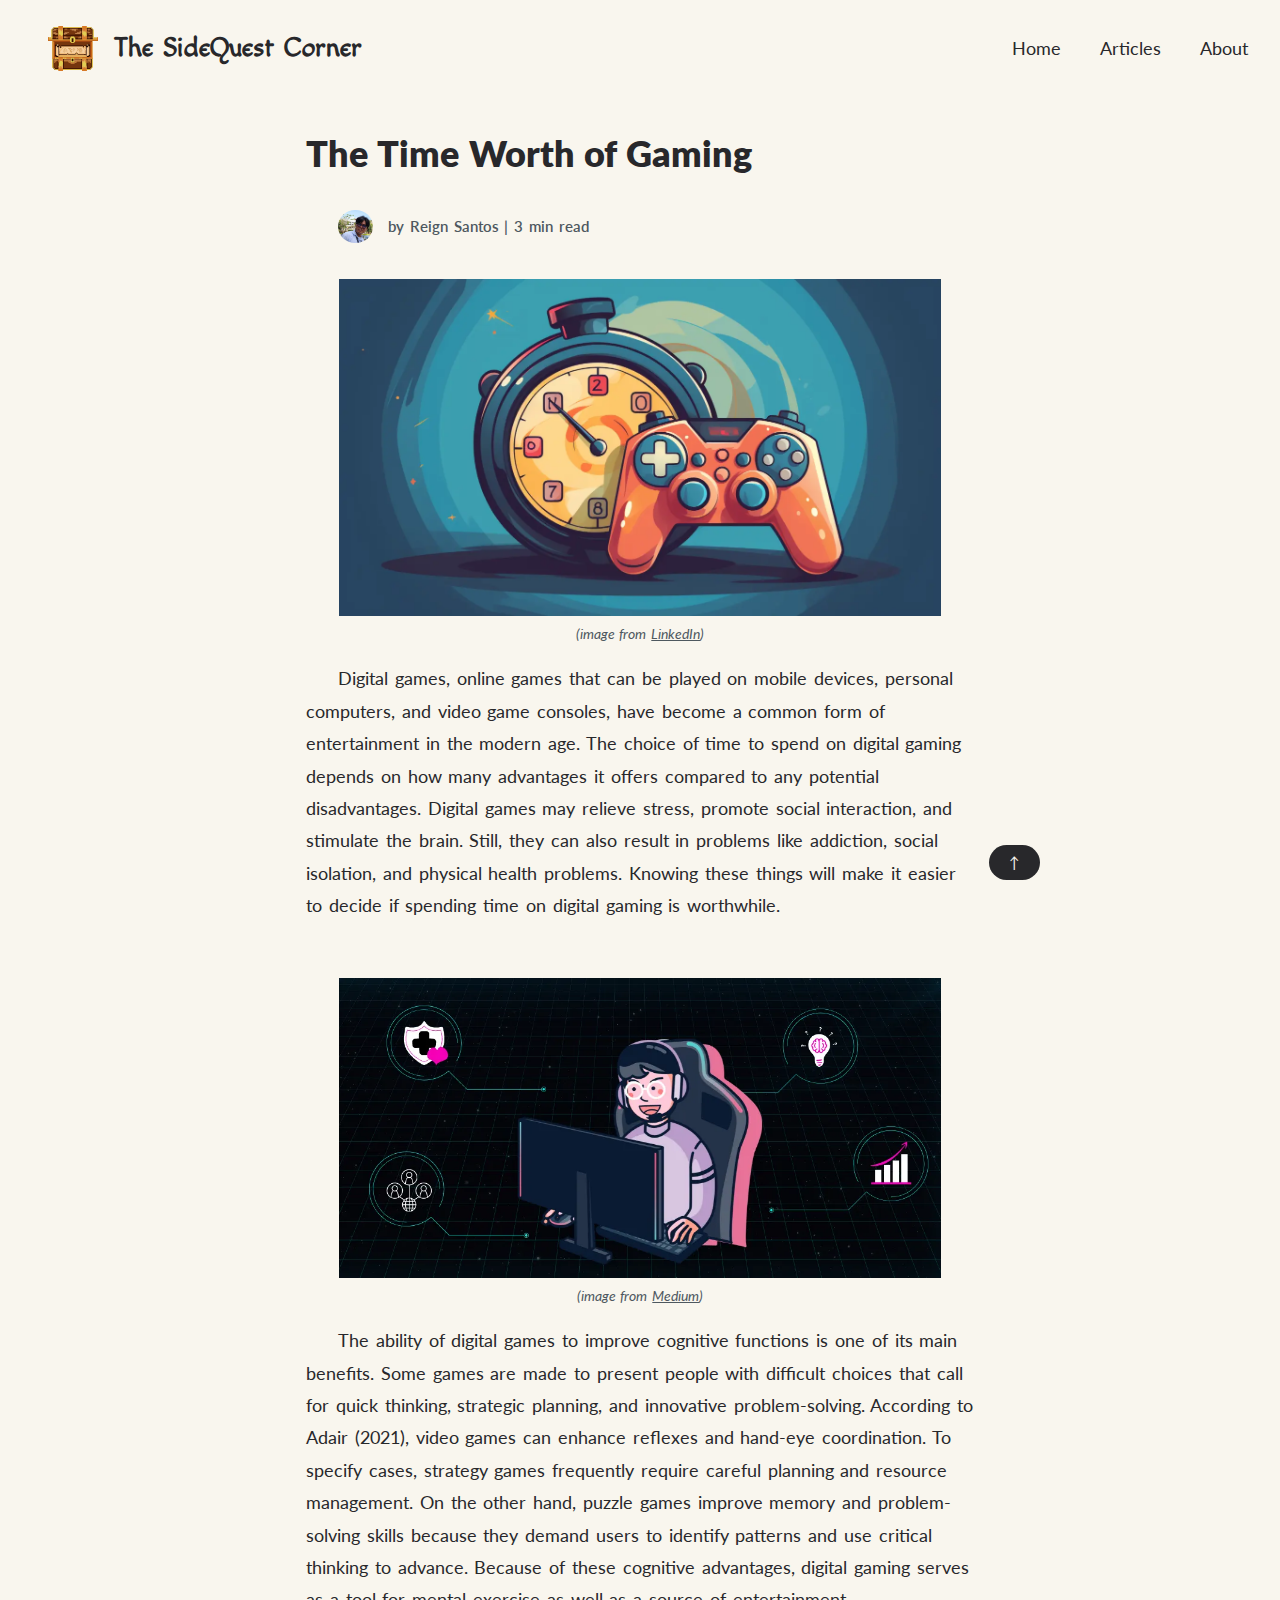
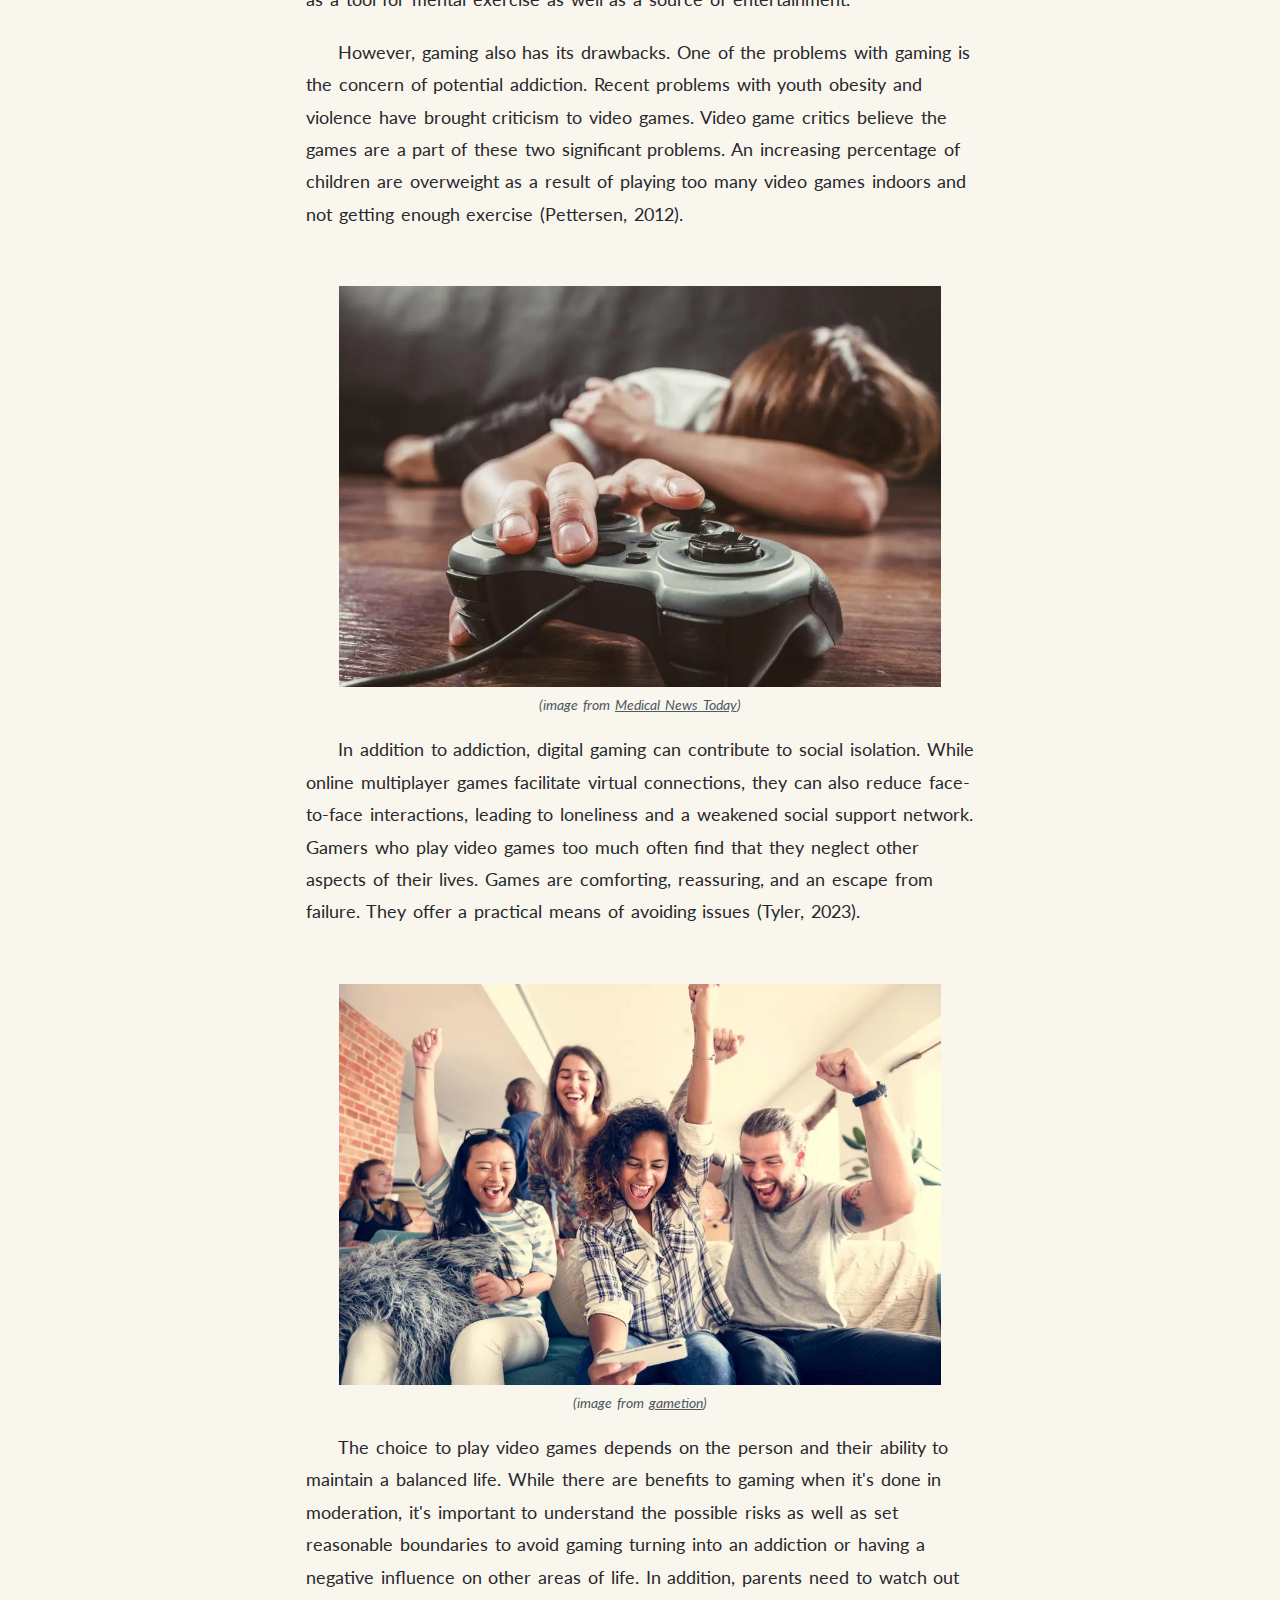
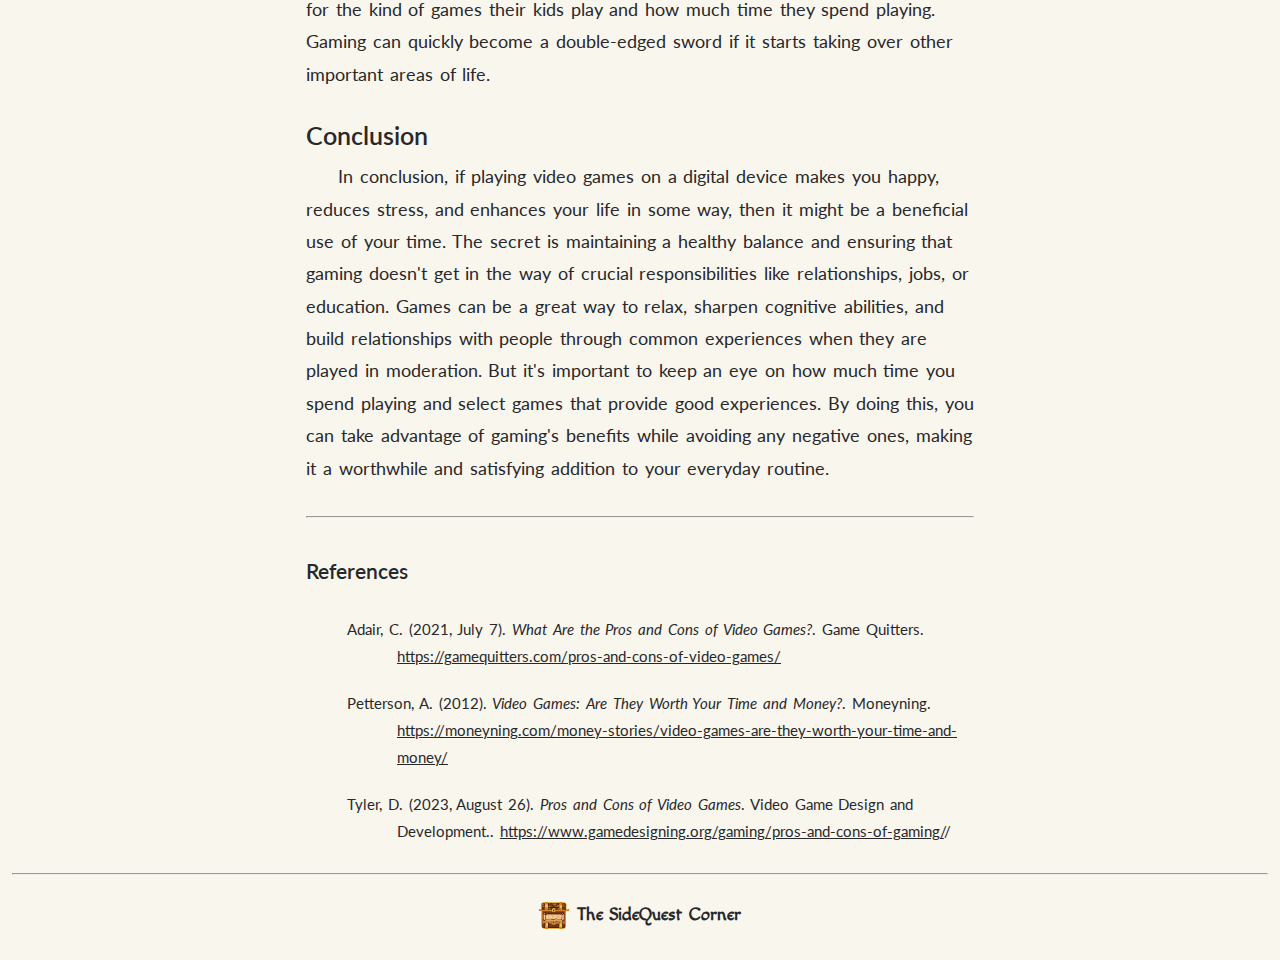
<file: article/gaming-time.html>
<!DOCTYPE html>
<html>
<head>
    <meta charset="UTF-8" />
    <meta name="viewport" content="width=device-width, initial-scale=1.0" />

    <title>The Time Worth of Gaming | The SideQuest Corner</title>
    <meta name="author" content="Reign Santos" />

    <link rel="preconnect" href="https://fonts.googleapis.com">
    <link rel="preconnect" href="https://fonts.gstatic.com" crossorigin>
    <link href="https://fonts.googleapis.com/css2?family=Lato:ital,wght@0,100;0,300;0,400;0,700;0,900;1,100;1,300;1,400;1,700;1,900&family=Macondo&display=swap" rel="stylesheet">
    
    <link rel="stylesheet" href="../styles/article.css" />
    <link rel="icon" type="image/x-icon" href="../assets/logo.svg">
</head>
<body>
    <nav class="navbar">
        <a class="logo" href="../index.html">
            <img src="../assets/logo.svg" width="50" height="auto" alt="The blogsite's logo consisting of an open treasure chest."/>
            <span>The SideQuest Corner</span>
        </a>
        <div class="nav">
            <a href="../index.html">Home</a>
            <a href="../index.html#articles">Articles</a>
            <a href="../index.html#about">About</a>
        </div>
    </nav>

    <main>
        <h1 class="title">The Time Worth of Gaming</h1>
        <div class="blog-details">
            <img class="author-img" src="../assets/authors/SantosR.webp" />
            <span class="details">by Reign Santos | 3 min read</span>
        </div>

        <figure>
            <img class="content-img" src="../assets/gaming-time/01.webp" title="An illustration of a gaming console next to a stopwatch." alt="An illustration of a gaming console next to a stopwatch."/>
            <figcaption>(image from <a href="https://www.linkedin.com/pulse/optimizing-game-dev-time-maximum-play-value-cost-montgomery-singman-sfx5c">LinkedIn</a>)</figcaption>
        </figure>
        <p>
            Digital games, online games that can be played on mobile devices, personal computers, and video game consoles, have become a common form of entertainment in the modern age. The choice of time to spend on digital gaming depends on how many advantages it offers compared to any potential disadvantages. Digital games may relieve stress, promote social interaction, and stimulate the brain. Still, they can also result in problems like addiction, social isolation, and physical health problems. Knowing these things will make it easier to decide if spending time on digital gaming is worthwhile.
        </p>

        <figure>
            <img class="content-img" src="../assets/gaming-time/02.webp" title="An illustration of a person playing on PC, with mind bubbles showing symbols of health, idea, community, and growth." alt="An illustration of a person playing on PC, with mind bubbles showing symbols of health, idea, community, and growth."/>
            <figcaption>(image from <a href="https://mvpesportsph.medium.com/benefits-of-playing-games-and-esports-8ce3d401c6f">Medium</a>)</figcaption>
        </figure>
        <p>
            The ability of digital games to improve cognitive functions is one of its main benefits. Some games are made to present people with difficult choices that call for quick thinking, strategic planning, and innovative problem-solving. According to Adair (2021), video games can enhance reflexes and hand-eye coordination. To specify cases, strategy games frequently require careful planning and resource management. On the other hand, puzzle games improve memory and problem-solving skills because they demand users to identify patterns and use critical thinking to advance. Because of these cognitive advantages, digital gaming serves as a tool for mental exercise as well as a source of entertainment.
        </p>
        <p>
            However, gaming also has its drawbacks. One of the problems with gaming is the concern of potential addiction. Recent problems with youth obesity and violence have brought criticism to video games. Video game critics believe the games are a part of these two significant problems. An increasing percentage of children are overweight as a result of playing too many video games indoors and not getting enough exercise (Pettersen, 2012).
        </p>

        <figure>
            <img class="content-img" src="../assets/gaming-time/03.webp" title="A photo of a boy slumped over while trying to reach out for the gaming joystick." alt="A photo of a boy slumped over while trying to reach out for the gaming joystick."/>
            <figcaption>(image from <a href="https://www.medicalnewstoday.com/articles/318345">Medical News Today</a>)</figcaption>
        </figure>
        <p>
            In addition to addiction, digital gaming can contribute to social isolation. While online multiplayer games facilitate virtual connections, they can also reduce face-to-face interactions, leading to loneliness and a weakened social support network. Gamers who play video games too much often find that they neglect other aspects of their lives. Games are comforting, reassuring, and an escape from failure. They offer a practical means of avoiding issues (Tyler, 2023).
        </p>

        <figure>
            <img class="content-img" src="../assets/gaming-time/04.webp" title="A photo featuring a group of people cheering for the woman in the middle on her phone." alt="A photo featuring a group of people cheering for the woman in the middle on her phone."/>
            <figcaption>(image from <a href="https://blog.gametion.com/2020/03/life-with-mobile-games-what-makes-them-worth-playing/">gametion</a>)</figcaption>
        </figure>
        <p>
            The choice to play video games depends on the person and their ability to maintain a balanced life. While there are benefits to gaming when it's done in moderation, it's important to understand the possible risks as well as set reasonable boundaries to avoid gaming turning into an addiction or having a negative influence on other areas of life. In addition, parents need to watch out for the kind of games their kids play and how much time they spend playing. Gaming can quickly become a double-edged sword if it starts taking over other important areas of life.
        </p>

        <h3 class="conclusion">
            Conclusion
        </h3>
        <p>
            In conclusion, if playing video games on a digital device makes you happy, reduces stress, and enhances your life in some way, then it might be a beneficial use of your time. The secret is maintaining a healthy balance and ensuring that gaming doesn't get in the way of crucial responsibilities like relationships, jobs, or education. Games can be a great way to relax, sharpen cognitive abilities, and build relationships with people through common experiences when they are played in moderation. But it's important to keep an eye on how much time you spend playing and select games that provide good experiences. By doing this, you can take advantage of gaming's benefits while avoiding any negative ones, making it a worthwhile and satisfying addition to your everyday routine.
        </p>

        <hr />
        <h3 class="reference-title">References</h3>
        <ul class="reference-list">
            <li>Adair, C. (2021, July 7). <i>What Are the Pros and Cons of Video Games?</i>. Game Quitters. <a href="https://gamequitters.com/pros-and-cons-of-video-games/">https://gamequitters.com/pros-and-cons-of-video-games/</a></li>

            <li>Petterson, A. (2012). <i>Video Games: Are They Worth Your Time and Money?</i>. Moneyning. <a href="https://moneyning.com/money-stories/video-games-are-they-worth-your-time-and-money/">https://moneyning.com/money-stories/video-games-are-they-worth-your-time-and-money/</a></li>

            <li>Tyler, D. (2023, August 26). <i>Pros and Cons of Video Games</i>. Video Game Design and Development.. <a href="https://www.gamedesigning.org/gaming/pros-and-cons-of-gaming/">https://www.gamedesigning.org/gaming/pros-and-cons-of-gaming/</a>/</li>
        </ul>
    </main>

    <a href="#" class="scroll-top">↑</a>

    <hr id="footer-hr"/>
    <footer class="footer">
        <a class="logo" href="../index.html">
            <img src="../assets/logo.svg" width="30" height="auto" alt="The blogsite's logo consisting of an open treasure chest."/>
            <span>The SideQuest Corner</span>
        </a>
    </footer>
</body>
</html>
</file>
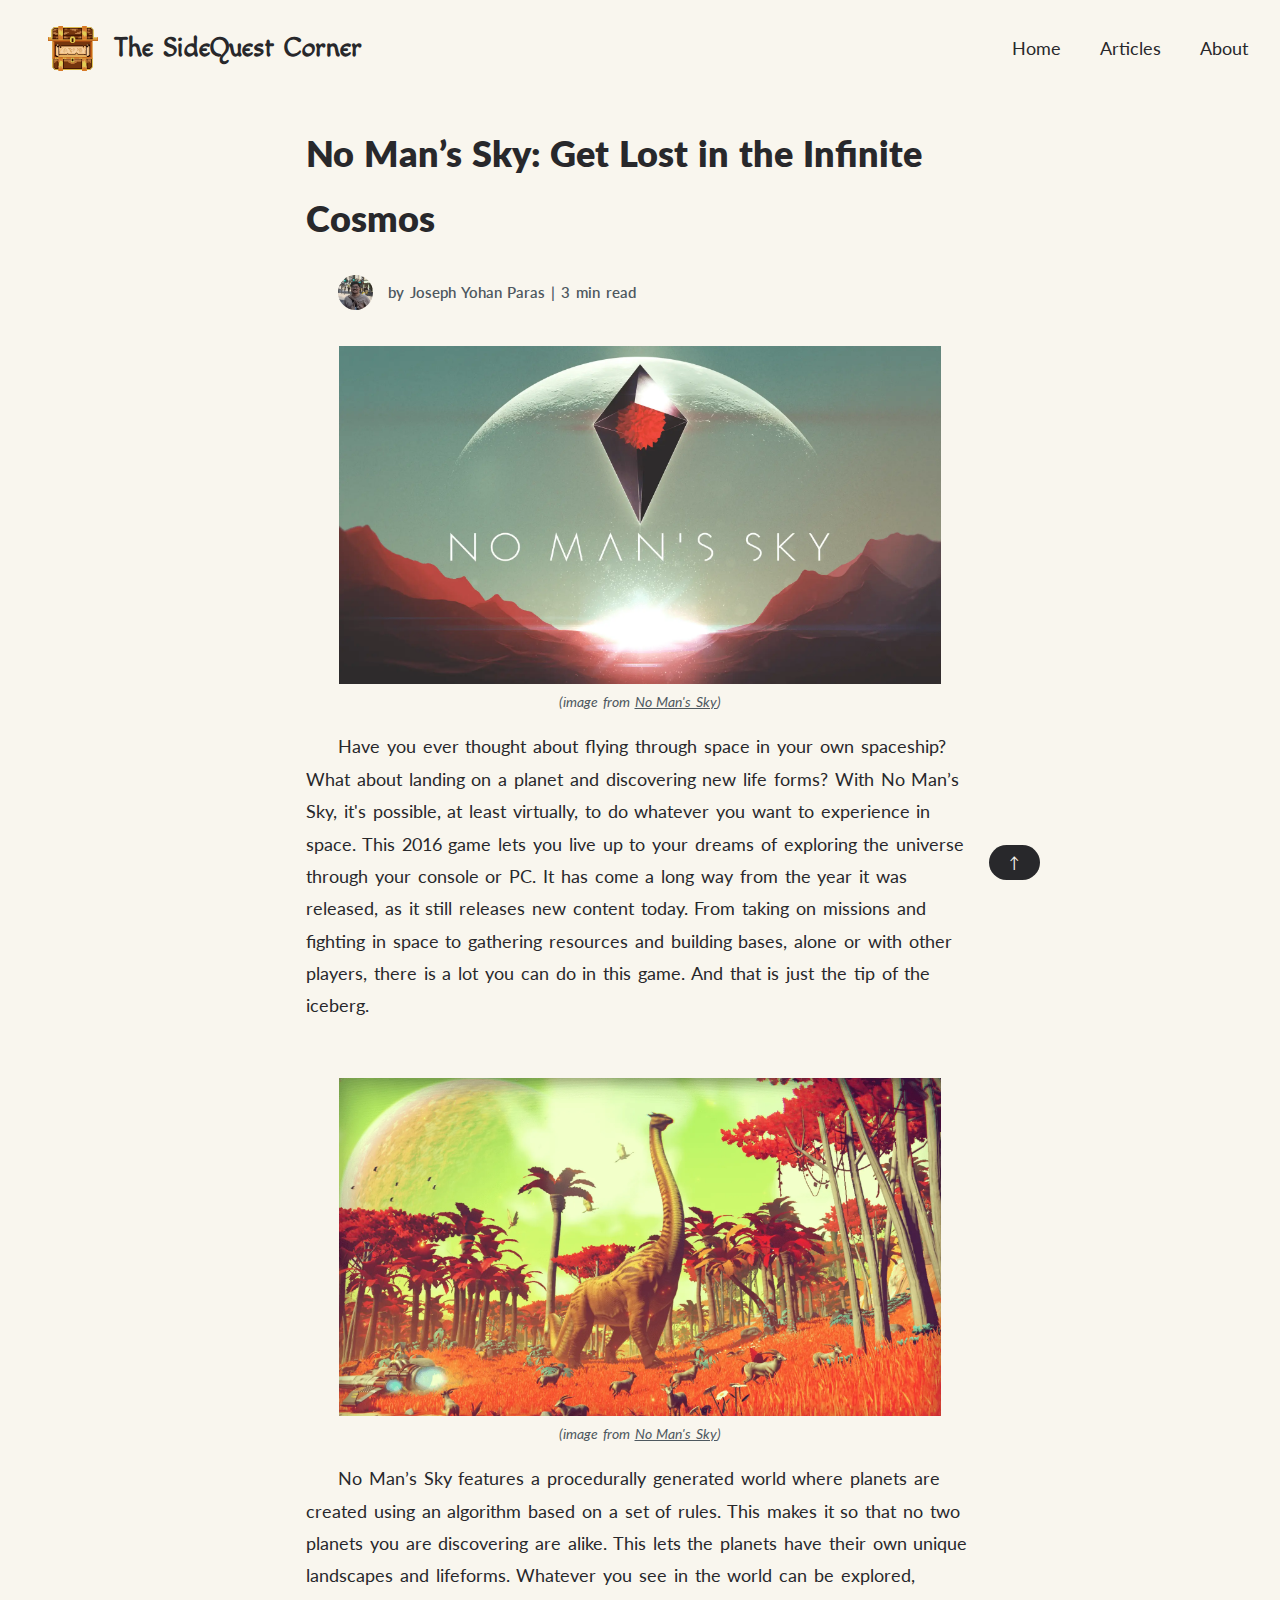
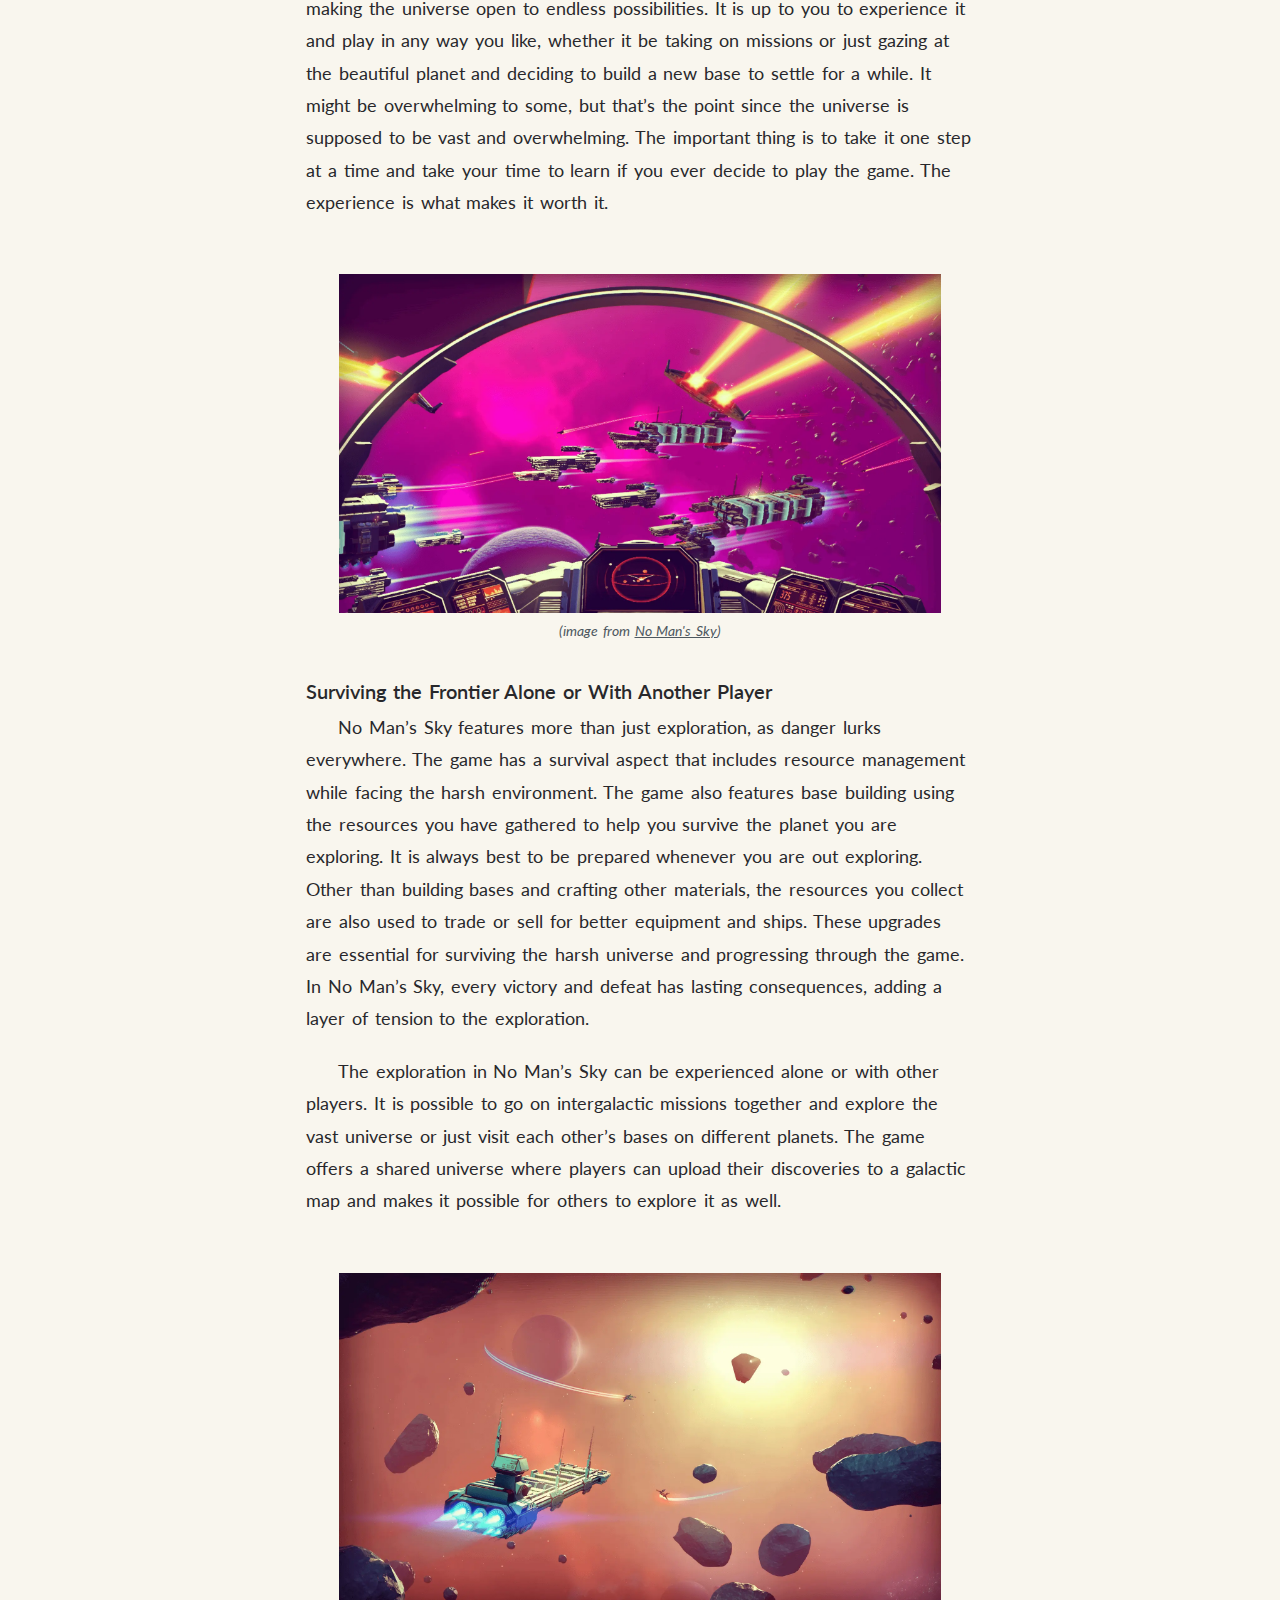
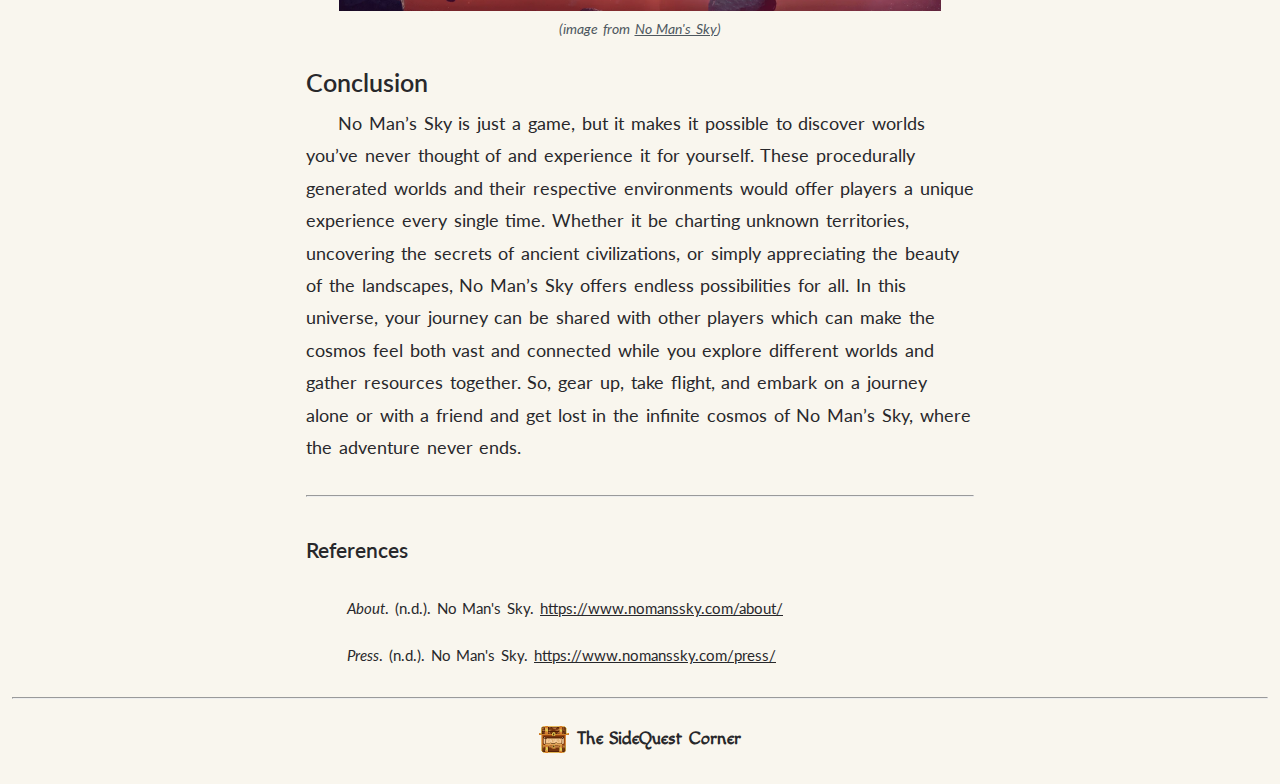
<file: article/no-mans-sky.html>
<!DOCTYPE html>
<html>
<head>
    <meta charset="UTF-8" />
    <meta name="viewport" content="width=device-width, initial-scale=1.0" />

    <title>No Man’s Sky: Get Lost in the Infinite Cosmos | The SideQuest Corner</title>
    <meta name="author" content="Joseph Yohan Paras" />

    <link rel="preconnect" href="https://fonts.googleapis.com">
    <link rel="preconnect" href="https://fonts.gstatic.com" crossorigin>
    <link href="https://fonts.googleapis.com/css2?family=Lato:ital,wght@0,100;0,300;0,400;0,700;0,900;1,100;1,300;1,400;1,700;1,900&family=Macondo&display=swap" rel="stylesheet">
    
    <link rel="stylesheet" href="../styles/article.css" />
    <link rel="icon" type="image/x-icon" href="../assets/logo.svg">
</head>
<body>
    <nav class="navbar">
        <a class="logo" href="../index.html">
            <img src="../assets/logo.svg" width="50" height="auto" alt="The blogsite's logo consisting of an open treasure chest."/>
            <span>The SideQuest Corner</span>
        </a>
        <div class="nav">
            <a href="../index.html">Home</a>
            <a href="../index.html#articles">Articles</a>
            <a href="../index.html#about">About</a>
        </div>
    </nav>

    <main>
        <h1 class="title">No Man’s Sky: Get Lost in the Infinite Cosmos</h1>
        <div class="blog-details">
            <img class="author-img" src="../assets/authors/ParasJY.webp" />
            <span class="details">by Joseph Yohan Paras | 3 min read</span>
        </div>

        <figure>
            <img class="content-img" src="../assets/no-mans-sky/01.webp" title="The official logo of No Man's Sky with a black diamond in the middle of a scenic landscape." alt="The official logo of No Man's Sky with a black diamond in the middle of a scenic landscape."/>
            <figcaption>(image from <a href="https://www.nomanssky.com/press/">No Man's Sky</a>)</figcaption>
        </figure>
        <p>
            Have you ever thought about flying through space in your own spaceship? What about landing on a planet and discovering new life forms? With No Man’s Sky, it's possible, at least virtually, to do whatever you want to experience in space. This 2016 game lets you live up to your dreams of exploring the universe through your console or PC. It has come a long way from the year it was released, as it still releases new content today. From taking on missions and fighting in space to gathering resources and building bases, alone or with other players, there is a lot you can do in this game. And that is just the tip of the iceberg.
        </p>

        <figure>
            <img class="content-img" src="../assets/no-mans-sky/02.webp" title="A screencapture gameplay of No Man's Sky, featuring the Rangifae creatures." alt="A screencapture gameplay of No Man's Sky, featuring the Rangifae creatures."/>
            <figcaption>(image from <a href="https://www.nomanssky.com/press/">No Man's Sky</a>)</figcaption>
        </figure>
        <p>
            No Man’s Sky features a procedurally generated world where planets are created using an algorithm based on a set of rules. This makes it so that no two planets you are discovering are alike. This lets the planets have their own unique landscapes and lifeforms. Whatever you see in the world can be explored, making the universe open to endless possibilities. It is up to you to experience it and play in any way you like, whether it be taking on missions or just gazing at the beautiful planet and deciding to build a new base to settle for a while. It might be overwhelming to some, but that’s the point since the universe is supposed to be vast and overwhelming. The important thing is to take it one step at a time and take your time to learn if you ever decide to play the game. The experience is what makes it worth it.
        </p>

        <figure>
            <img class="content-img" src="../assets/no-mans-sky/03.webp" title="A screencapture gameplay of No Man's Sky, featuring a space fleet in battle." alt="A screencapture gameplay of No Man's Sky, featuring a space fleet in battle."/>
            <figcaption>(image from <a href="https://www.nomanssky.com/press/">No Man's Sky</a>)</figcaption>
        </figure>
        <h2 class="subhead">
            Surviving the Frontier Alone or With Another Player
        </h2>
        <p>
            No Man’s Sky features more than just exploration, as danger lurks everywhere. The game has a survival aspect that includes resource management while facing the harsh environment. The game also features base building using the resources you have gathered to help you survive the planet you are exploring. It is always best to be prepared whenever you are out exploring. Other than building bases and crafting other materials, the resources you collect are also used to trade or sell for better equipment and ships. These upgrades are essential for surviving the harsh universe and progressing through the game. In No Man’s Sky, every victory and defeat has lasting consequences, adding a layer of tension to the exploration.
        </p>
        <p>
            The exploration in No Man’s Sky can be experienced alone or with other players. It is possible to go on intergalactic missions together and explore the vast universe or just visit each other’s bases on different planets. The game offers a shared universe where players can upload their discoveries to a galactic map and makes it possible for others to explore it as well. 
        </p>

        <figure>
            <img class="content-img" src="../assets/no-mans-sky/04.webp" title="A screencapture gameplay of No Man's Sky, featuring a spaceship exploring Glattrec System." alt="A screencapture gameplay of No Man's Sky, featuring a spaceship exploring Glattrec System."/>
            <figcaption>(image from <a href="https://www.nomanssky.com/press/">No Man's Sky</a>)</figcaption>
        </figure>        
        <h3 class="conclusion">
            Conclusion
        </h3>
        <p>
            No Man’s Sky is just a game, but it makes it possible to discover worlds you’ve never thought of and experience it for yourself. These procedurally generated worlds and their respective environments would offer players a unique experience every single time. Whether it be charting unknown territories, uncovering the secrets of ancient civilizations, or simply appreciating the beauty of the landscapes, No Man’s Sky offers endless possibilities for all. In this universe, your journey can be shared with other players which can make the cosmos feel both vast and connected while you explore different worlds and gather resources together. So, gear up, take flight, and embark on a journey alone or with a friend and get lost in the infinite cosmos of No Man’s Sky, where the adventure never ends.
        </p>

        <hr />
        <h3 class="reference-title">References</h3>
        <ul class="reference-list">
            <li><i>About</i>. (n.d.). No Man's Sky. <a href="https://www.nomanssky.com/about/">https://www.nomanssky.com/about/</a></li>

            <li><i>Press</i>. (n.d.). No Man's Sky. <a href="https://www.nomanssky.com/press/">https://www.nomanssky.com/press/</a></li>
        </ul>
    </main>

    <a href="#" class="scroll-top">↑</a>

    <hr id="footer-hr"/>
    <footer class="footer">
        <a class="logo" href="../index.html">
            <img src="../assets/logo.svg" width="30" height="auto" alt="The blogsite's logo consisting of an open treasure chest."/>
            <span>The SideQuest Corner</span>
        </a>
    </footer>
</body>
</html>
</file>
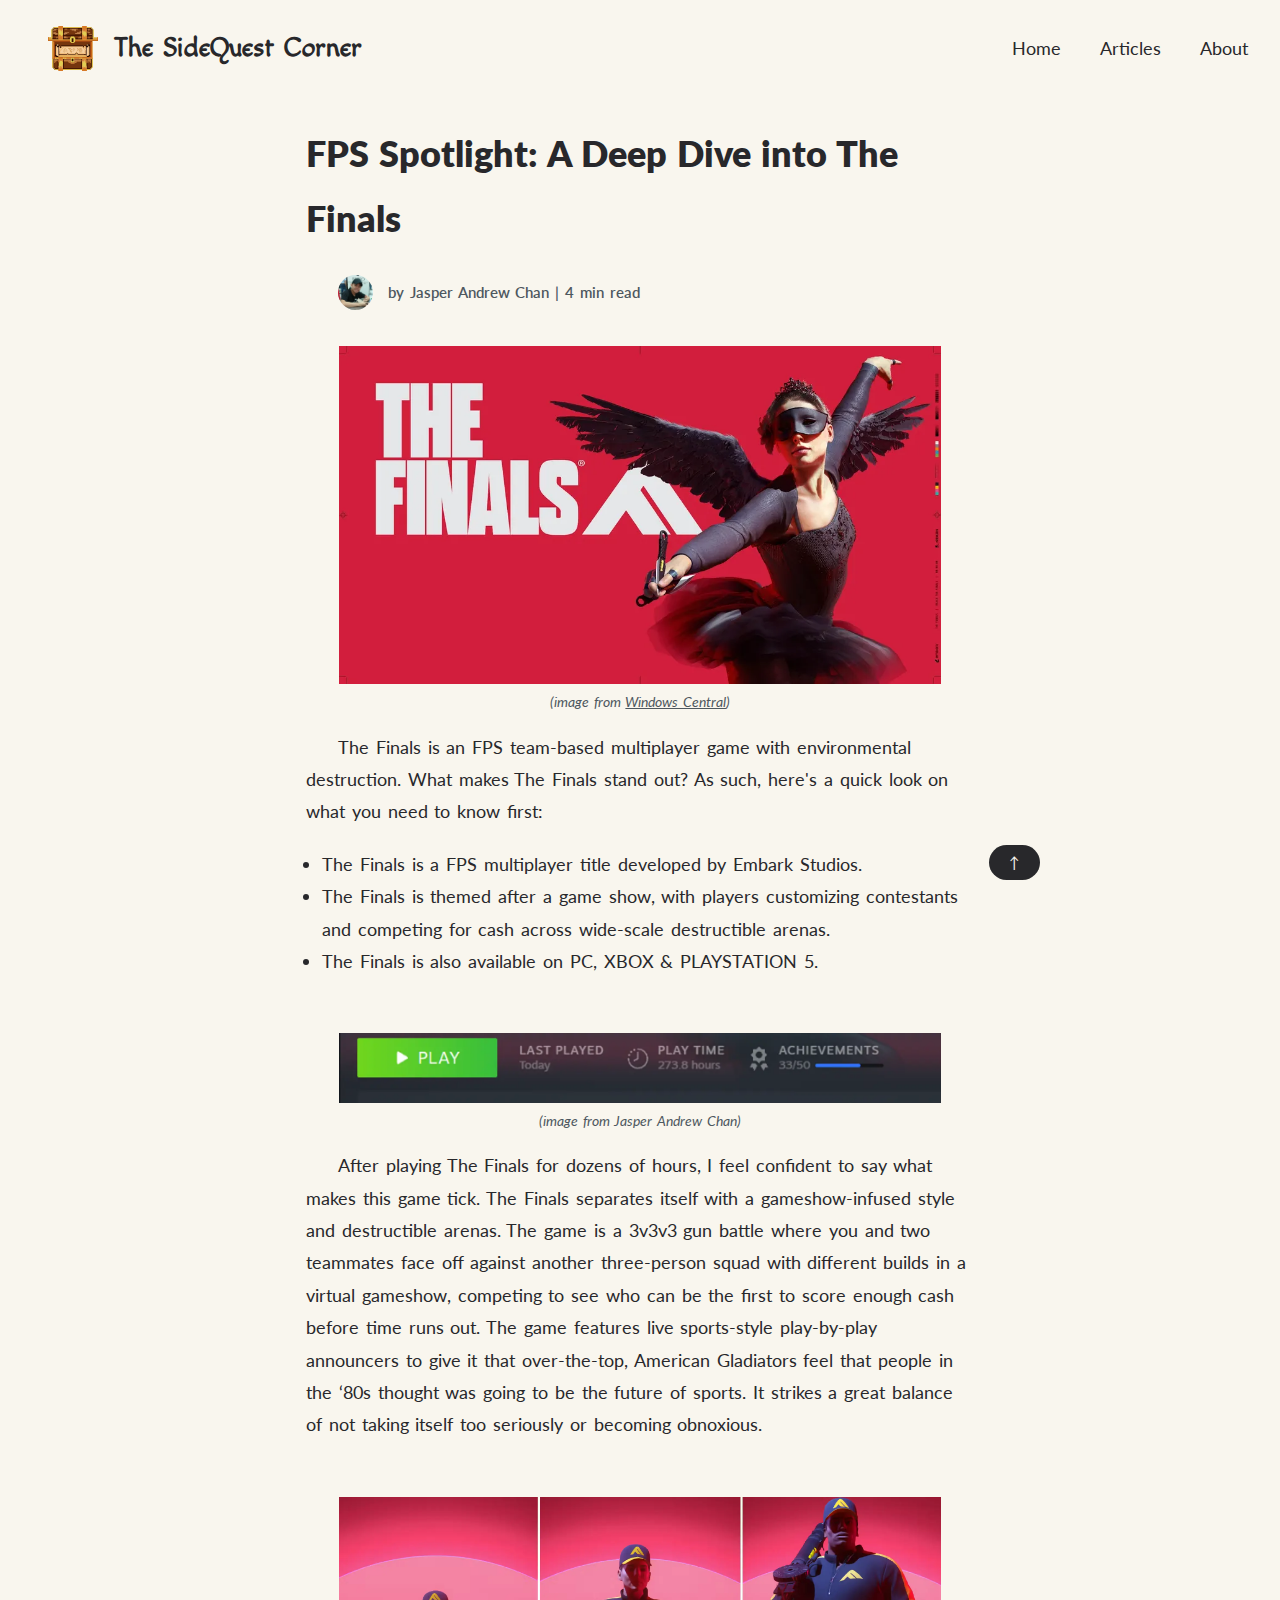
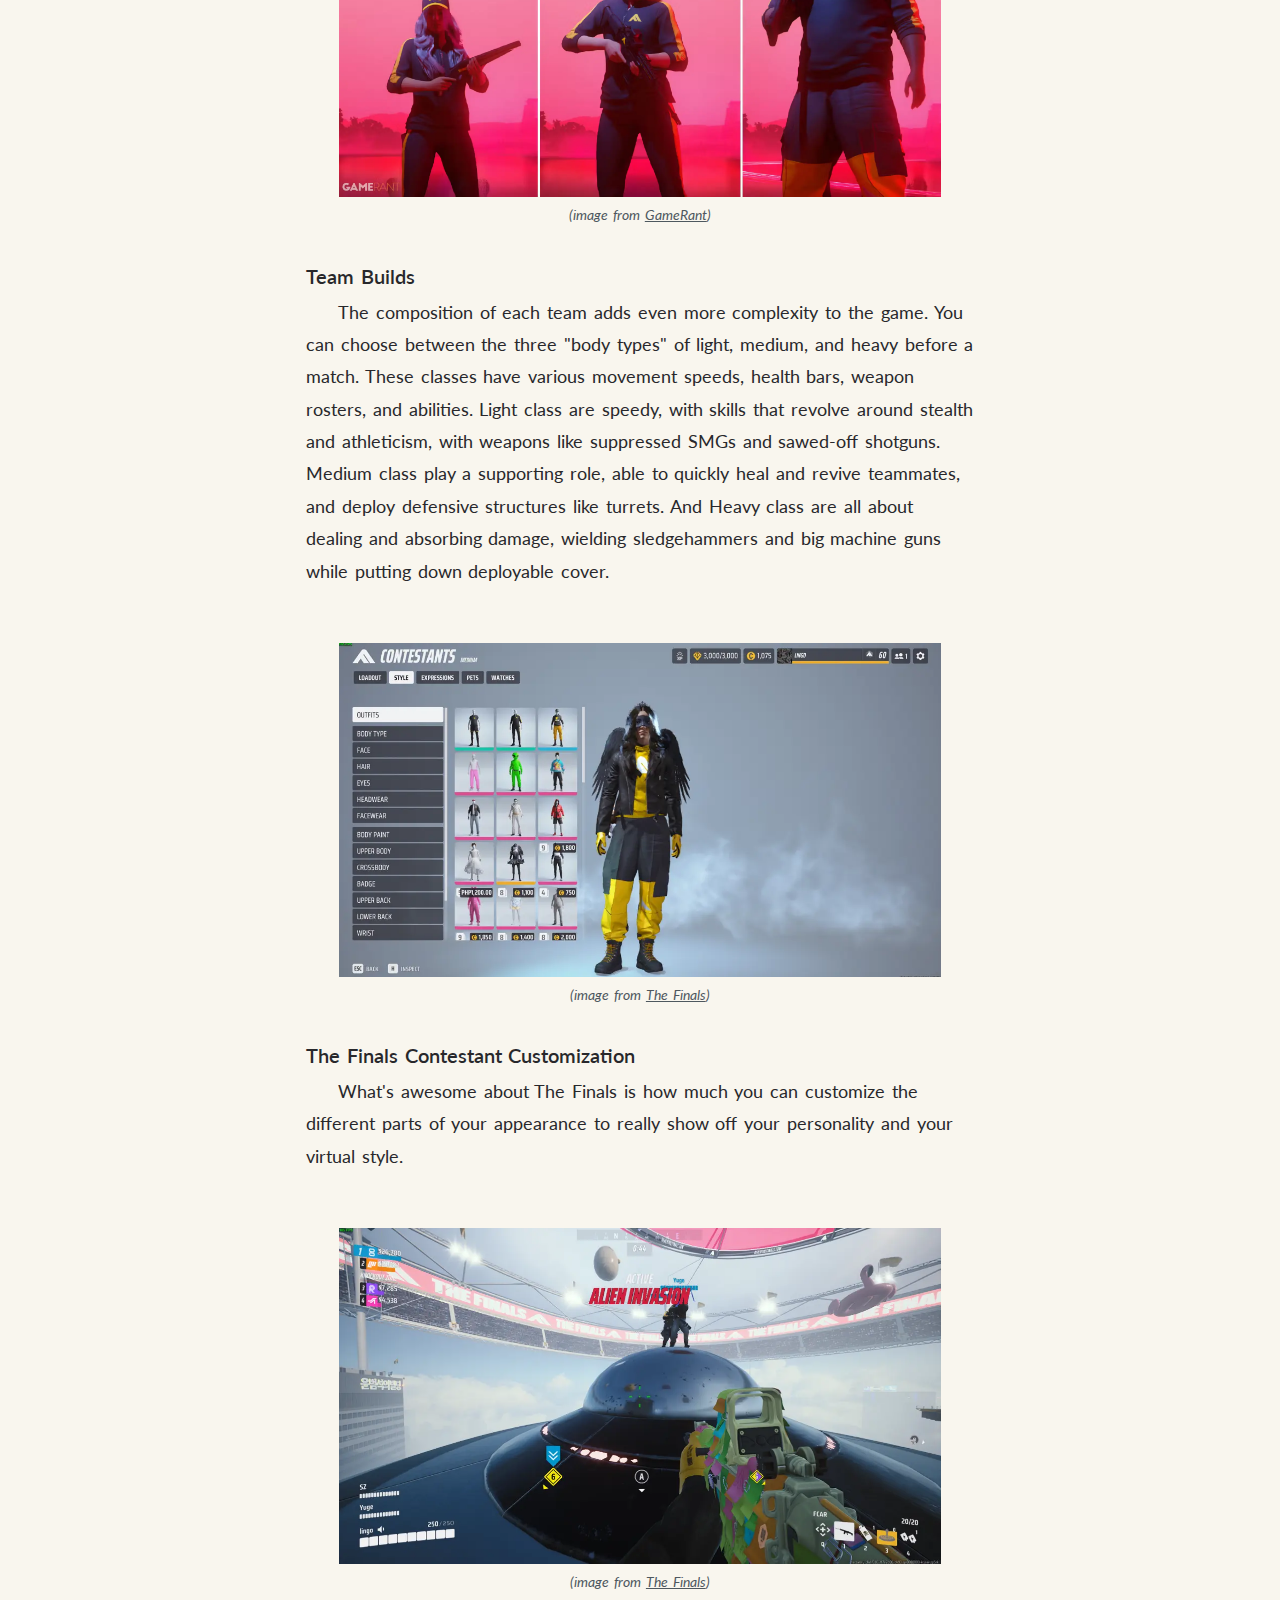
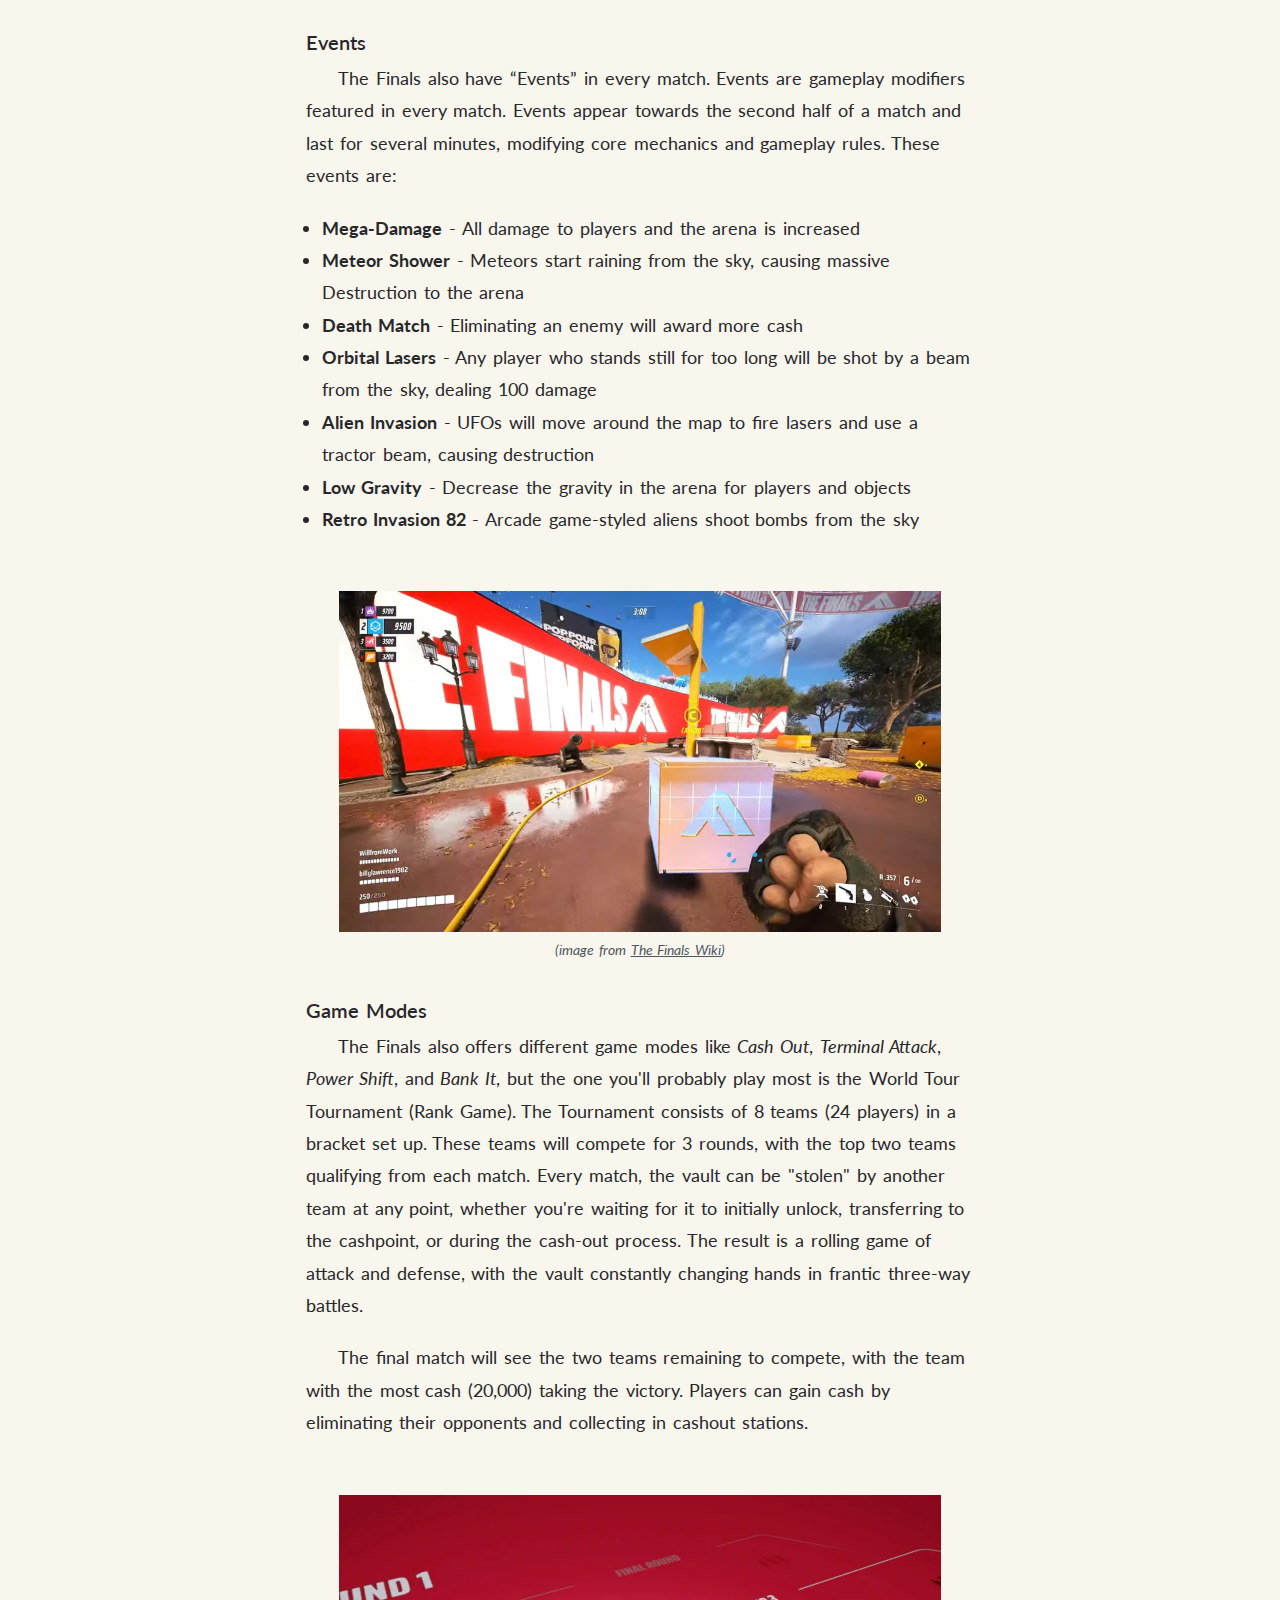
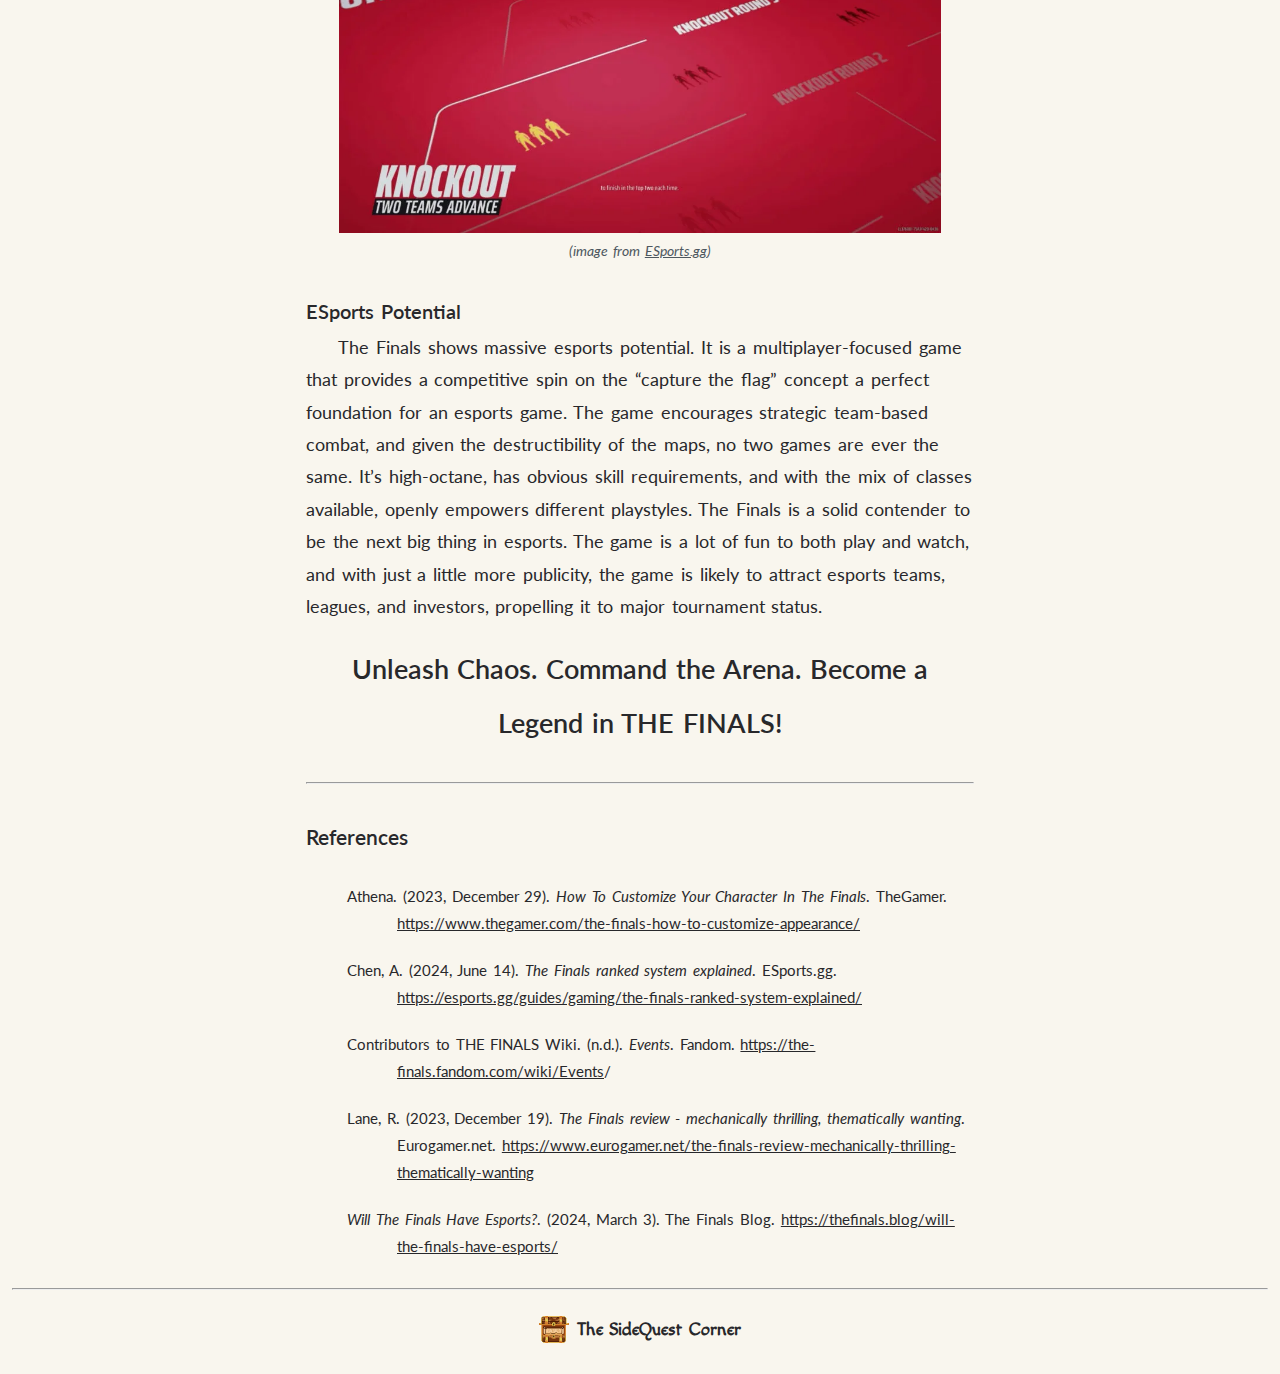
<file: article/the-finals.html>
<!DOCTYPE html>
<html>
<head>
    <meta charset="UTF-8" />
    <meta name="viewport" content="width=device-width, initial-scale=1.0" />

    <title>FPS Spotlight: A Deep Dive into The Finals | The SideQuest Corner</title>
    <meta name="author" content="Jasper Andrew Chan" />

    <link rel="preconnect" href="https://fonts.googleapis.com">
    <link rel="preconnect" href="https://fonts.gstatic.com" crossorigin>
    <link href="https://fonts.googleapis.com/css2?family=Lato:ital,wght@0,100;0,300;0,400;0,700;0,900;1,100;1,300;1,400;1,700;1,900&family=Macondo&display=swap" rel="stylesheet">
    
    <link rel="stylesheet" href="../styles/article.css" />
    <link rel="icon" type="image/x-icon" href="../assets/logo.svg">
</head>
<body>
    <nav class="navbar">
        <a class="logo" href="../index.html">
            <img src="../assets/logo.svg" width="50" height="auto" alt="The blogsite's logo consisting of an open treasure chest."/>
            <span>The SideQuest Corner</span>
        </a>
        <div class="nav">
            <a href="../index.html">Home</a>
            <a href="../index.html#articles">Articles</a>
            <a href="../index.html#about">About</a>
        </div>
    </nav>

    <main>
        <h1 class="title">FPS Spotlight: A Deep Dive into The Finals</h1>
        <div class="blog-details">
            <img class="author-img" src="../assets/authors/ChanJA.webp" />
            <span class="details">by Jasper Andrew Chan | 4 min read</span>
        </div>

        <figure>
            <img class="content-img" src="../assets/the-finals/01.webp" title="Cover art for The Finals featuring the promotional ballerina character." alt="Cover art for The Finals featuring the promotional ballerina character."/>
            <figcaption>(image from <a href="https://www.windowscentral.com/gaming/the-finals-is-now-available-on-xbox-and-pc-after-surprise-game-awards-2023-announcement ">Windows Central</a>)</figcaption>
        </figure>
        <p>
            The Finals is an FPS team-based multiplayer game with environmental destruction. What makes The Finals stand out? As such, here's a quick look on what you need to know first:
        </p>
        <p>
            <ul>
                <li>The Finals is a FPS multiplayer title developed by Embark Studios.</li>
                <li>The Finals is themed after a game show, with players customizing contestants and competing for cash across wide-scale destructible arenas.</li>
                <li>The Finals is also available on PC, XBOX & PLAYSTATION 5.</li>
            </ul>
        </p>

        <figure>
            <img class="content-img" src="../assets/the-finals/02.webp" title="A screencapture of Steam statistics for The Finals, showing 273.8 hours of total playtime." alt="A screencapture of Steam statistics for The Finals, showing 273.8 hours of total playtime."/>
            <figcaption>(image from Jasper Andrew Chan)</figcaption>
        </figure>
        <p>
            After playing The Finals for dozens of hours, I feel confident to say what makes this game tick. The Finals separates itself with a gameshow-infused style and destructible arenas. The game is a 3v3v3 gun battle where you and two teammates face off against another three-person squad with different builds in a virtual gameshow, competing to see who can be the first to score enough cash before time runs out. The game features live sports-style play-by-play announcers to give it that over-the-top, American Gladiators feel that people in the ‘80s thought was going to be the future of sports. It strikes a great balance of not taking itself too seriously or becoming obnoxious.
        </p>

        <figure>
            <img class="content-img" src="../assets/the-finals/03.webp" title="A screencapture of different player body types to choose from for a team." alt="A screencapture of different player body types to choose from for a team."/>
            <figcaption>(image from <a href="https://gamerant.com/the-finals-best-character-class/">GameRant</a>)</figcaption>
        </figure>
        <h2 class="subhead">
            Team Builds
        </h2>
        <p>
            The composition of each team adds even more complexity to the game. You can choose between the three "body types" of light, medium, and heavy before a match. These classes have various movement speeds, health bars, weapon rosters, and abilities. Light class are speedy, with skills that revolve around stealth and athleticism, with weapons like suppressed SMGs and sawed-off shotguns. Medium class play a supporting role, able to quickly heal and revive teammates, and deploy defensive structures like turrets. And Heavy class are all about dealing and absorbing damage, wielding sledgehammers and big machine guns while putting down deployable cover.
        </p>

        <figure>
            <img class="content-img" src="../assets/the-finals/04.webp" title="A screencapture of the character customization page in The Finals." alt="A screencapture of the character customization page in The Finals."/>
            <figcaption>(image from <a href="https://store.steampowered.com/app/2073850/THE_FINALS/">The Finals</a>)</figcaption>
        </figure>
        <h2 class="subhead">
            The Finals Contestant Customization
        </h2>
        <p>
            What's awesome about The Finals is how much you can customize the different parts of your appearance to really show off your personality and your virtual style.
        </p>

        <figure>
            <img class="content-img" src="../assets/the-finals/05.webp" title="A screencapture of one of the events (Alient Invasion) occurring during a match in The Finals." alt="A screencapture of one of the events (Alient Invasion) occurring during a match in The Finals."/>
            <figcaption>(image from <a href="https://store.steampowered.com/app/2073850/THE_FINALS/">The Finals</a>)</figcaption>
        </figure>
        <h2 class="subhead">
            Events
        </h2>
        <p>
            The Finals also have “Events” in every match. Events are gameplay modifiers featured in every match. Events appear towards the second half of a match and last for several minutes, modifying core mechanics and gameplay rules. These events are:
        </p>
        <p>
            <ul>
                <li><b>Mega-Damage</b> - All damage to players and the arena is increased</li>
                <li><b>Meteor Shower</b> - Meteors start raining from the sky, causing massive Destruction to the arena</li>
                <li><b>Death Match</b> - Eliminating an enemy will award more cash</li>
                <li><b>Orbital Lasers</b> - Any player who stands still for too long will be shot by a beam from the sky, dealing 100 damage</li>
                <li><b>Alien Invasion</b> - UFOs will move around the map to fire lasers and use a tractor beam, causing destruction</li>
                <li><b>Low Gravity</b> - Decrease the gravity in the arena for players and objects</li>
                <li><b>Retro Invasion 82</b> - Arcade game-styled aliens shoot bombs from the sky</li>
            </ul>
        </p>

        <figure>
            <img class="content-img" src="../assets/the-finals/06.webp" title="A screencapture of the Cash Out gamemode in The Finals, featuring the player character holding a cashout box." alt="A screencapture of the Cash Out gamemode in The Finals, featuring the player character holding a cashout box."/>
            <figcaption>(image from <a href="https://the-finals.fandom.com/wiki/Cashout">The Finals Wiki</a>)</figcaption>
        </figure>
        <h2 class="subhead">
            Game Modes
        </h2>
        <p>
            The Finals also offers different game modes like <i>Cash Out</i>, <i>Terminal Attack</i>, <i>Power Shift</i>, and <i>Bank It</i>, but the one you'll probably play most is the World Tour Tournament (Rank Game). The Tournament consists of 8 teams (24 players) in a bracket set up. These teams will compete for 3 rounds, with the top two teams qualifying from each match. Every match, the vault can be "stolen" by another team at any point, whether you're waiting for it to initially unlock, transferring to the cashpoint, or during the cash-out process. The result is a rolling game of attack and defense, with the vault constantly changing hands in frantic three-way battles.
        </p>
        <p>
            The final match will see the two teams remaining to compete, with the team with the most cash (20,000) taking the victory. Players can gain cash by eliminating their opponents and collecting in cashout stations. 
        </p>

        <figure>
            <img class="content-img" src="../assets/the-finals/07.webp" title="An image of the ranking system guide for The Finals." alt="An image of the ranking system guide for The Finals."/>
            <figcaption>(image from <a href="https://esports.gg/guides/gaming/the-finals-ranked-system-explained/">ESports.gg</a>)</figcaption>
        </figure>
        <h2 class="subhead">
            ESports Potential
        </h2>
        <p>
            The Finals shows massive esports potential. It is a multiplayer-focused game that provides a competitive spin on the “capture the flag” concept a perfect foundation for an esports game. The game encourages strategic team-based combat, and given the destructibility of the maps, no two games are ever the same. It’s high-octane, has obvious skill requirements, and with the mix of classes available, openly empowers different playstyles. The Finals is a solid contender to be the next big thing in esports. The game is a lot of fun to both play and watch, and with just a little more publicity, the game is likely to attract esports teams, leagues, and investors, propelling it to major tournament status.
        </p>
        <h2 style="text-align: center;">Unleash Chaos. Command the Arena. Become a Legend in THE FINALS!</h2>

        <hr />
        <h3 class="reference-title">References</h3>
        <ul class="reference-list">
            <li>Athena. (2023, December 29). <i>How To Customize Your Character In The Finals</i>. TheGamer. <a href="https://www.thegamer.com/the-finals-how-to-customize-appearance/">https://www.thegamer.com/the-finals-how-to-customize-appearance/</a></li>

            <li>Chen, A. (2024, June 14). <i>The Finals ranked system explained</i>. ESports.gg. <a href="https://esports.gg/guides/gaming/the-finals-ranked-system-explained/">https://esports.gg/guides/gaming/the-finals-ranked-system-explained/</a></li>

            <li>Contributors to THE FINALS Wiki. (n.d.). <i>Events</i>. Fandom. <a href="https://the-finals.fandom.com/wiki/Events">https://the-finals.fandom.com/wiki/Events</a>/</li>

            <li>Lane, R. (2023, December 19). <i>The Finals review - mechanically thrilling, thematically wanting</i>. Eurogamer.net. <a href="https://www.eurogamer.net/the-finals-review-mechanically-thrilling-thematically-wanting">https://www.eurogamer.net/the-finals-review-mechanically-thrilling-thematically-wanting</a></li>

            <li><i>Will The Finals Have Esports?</i>. (2024, March 3). The Finals Blog. <a href="https://thefinals.blog/will-the-finals-have-esports/">https://thefinals.blog/will-the-finals-have-esports/</a></li>
        </ul>
    </main>

    <a href="#" class="scroll-top">↑</a>

    <hr id="footer-hr"/>
    <footer class="footer">
        <a class="logo" href="../index.html">
            <img src="../assets/logo.svg" width="30" height="auto" alt="The blogsite's logo consisting of an open treasure chest."/>
            <span>The SideQuest Corner</span>
        </a>
    </footer>
</body>
</html>
</file>
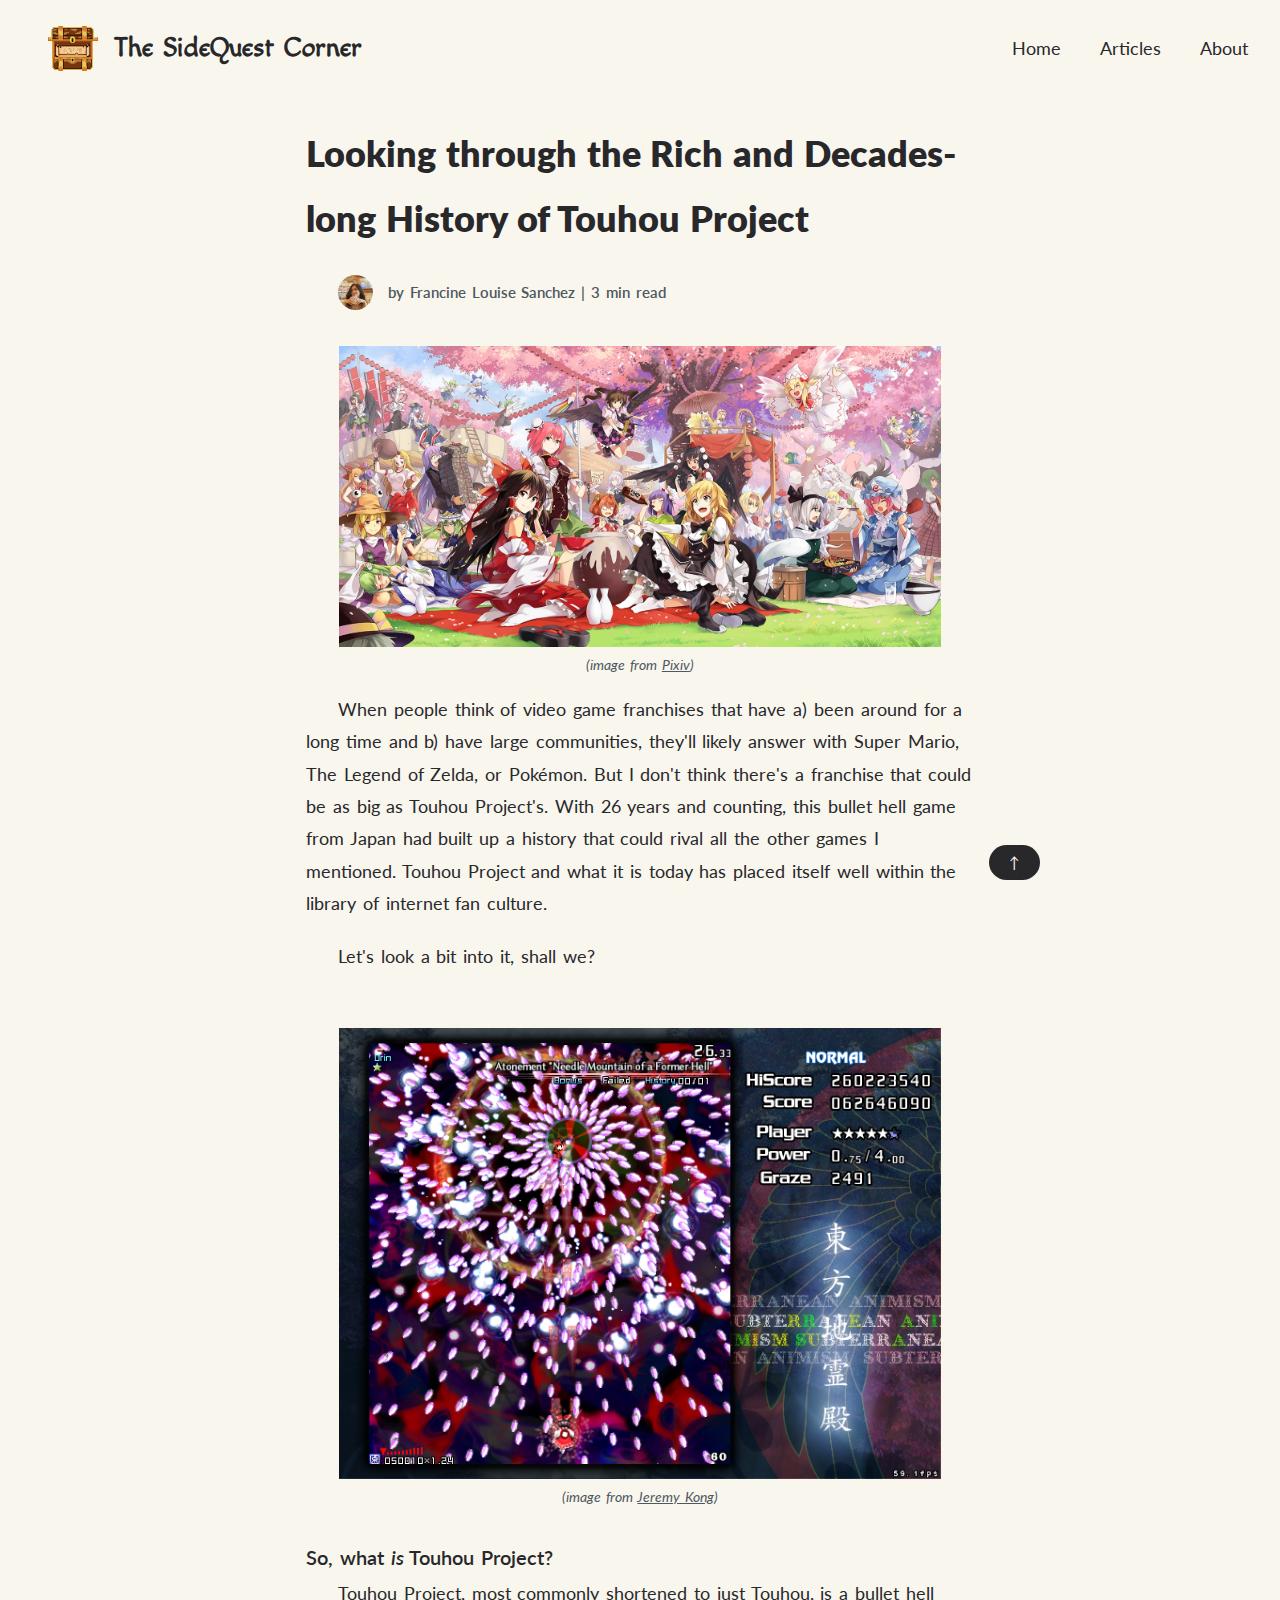
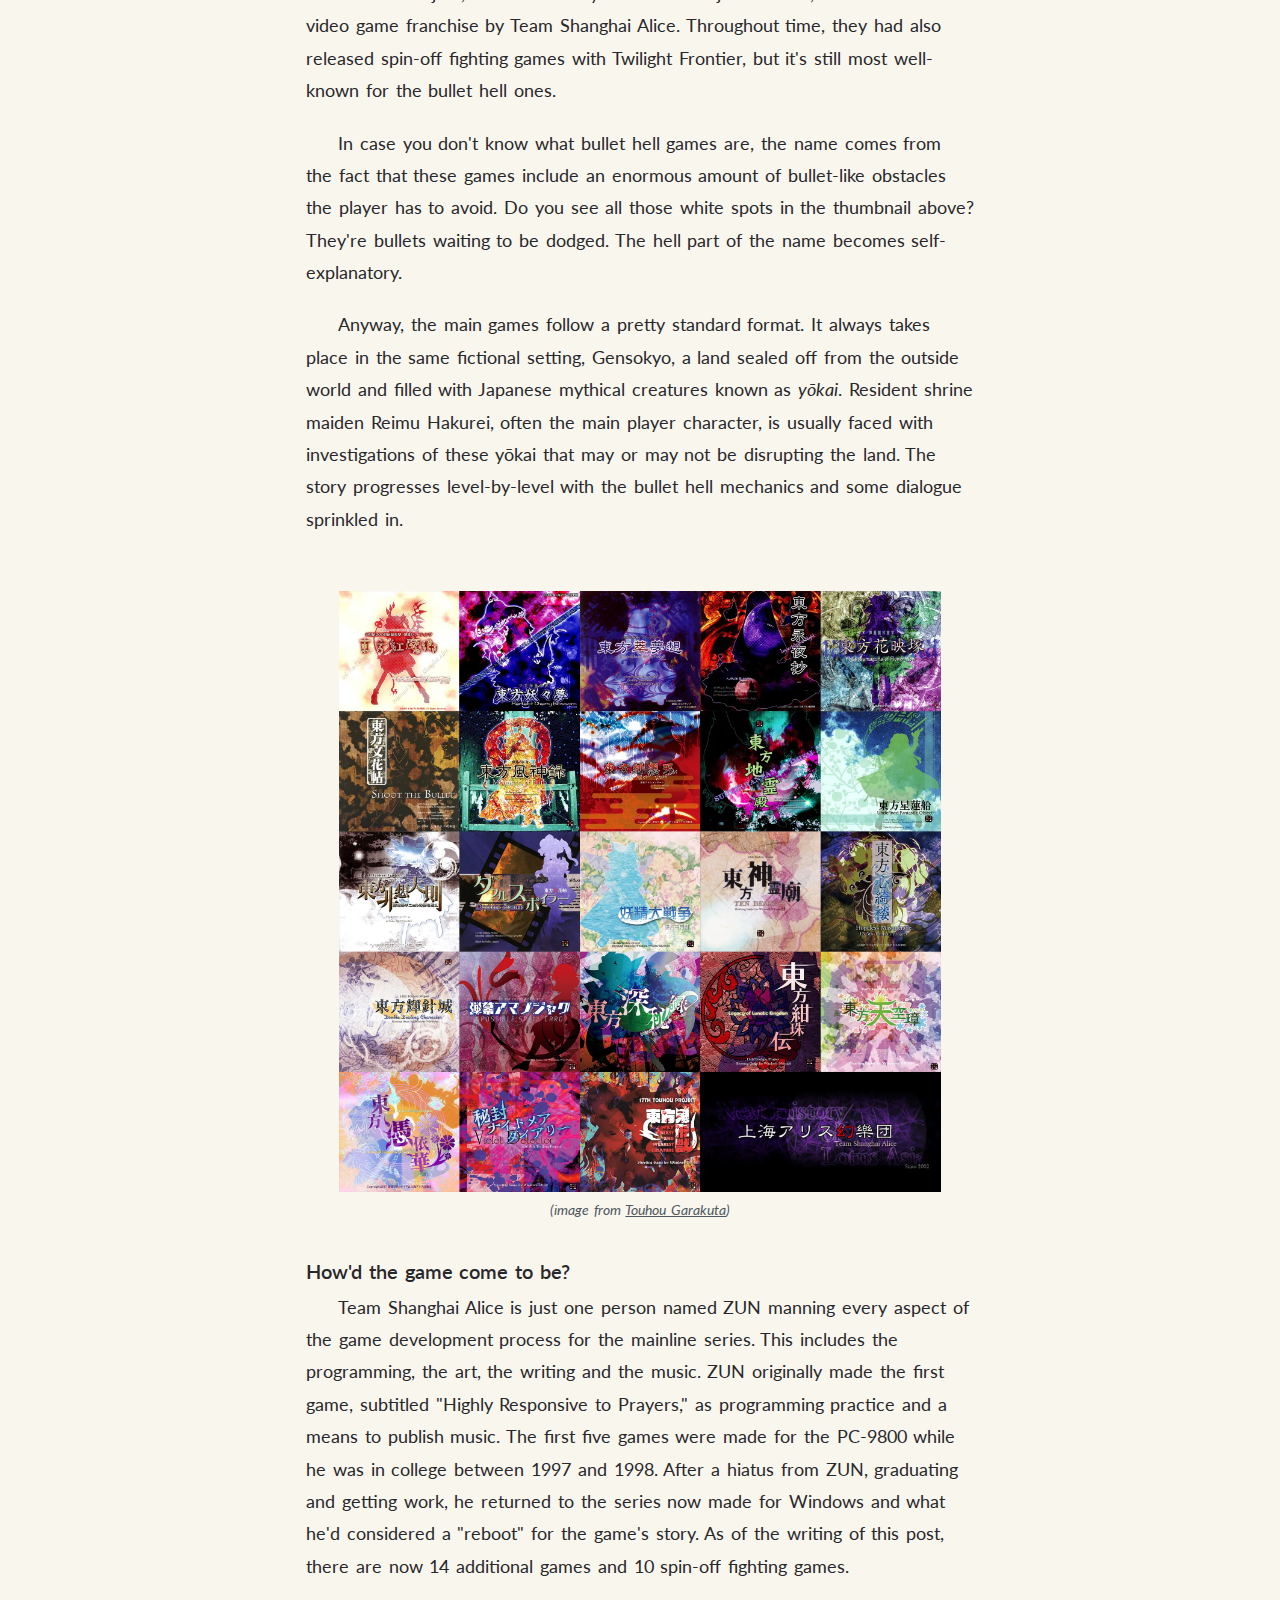
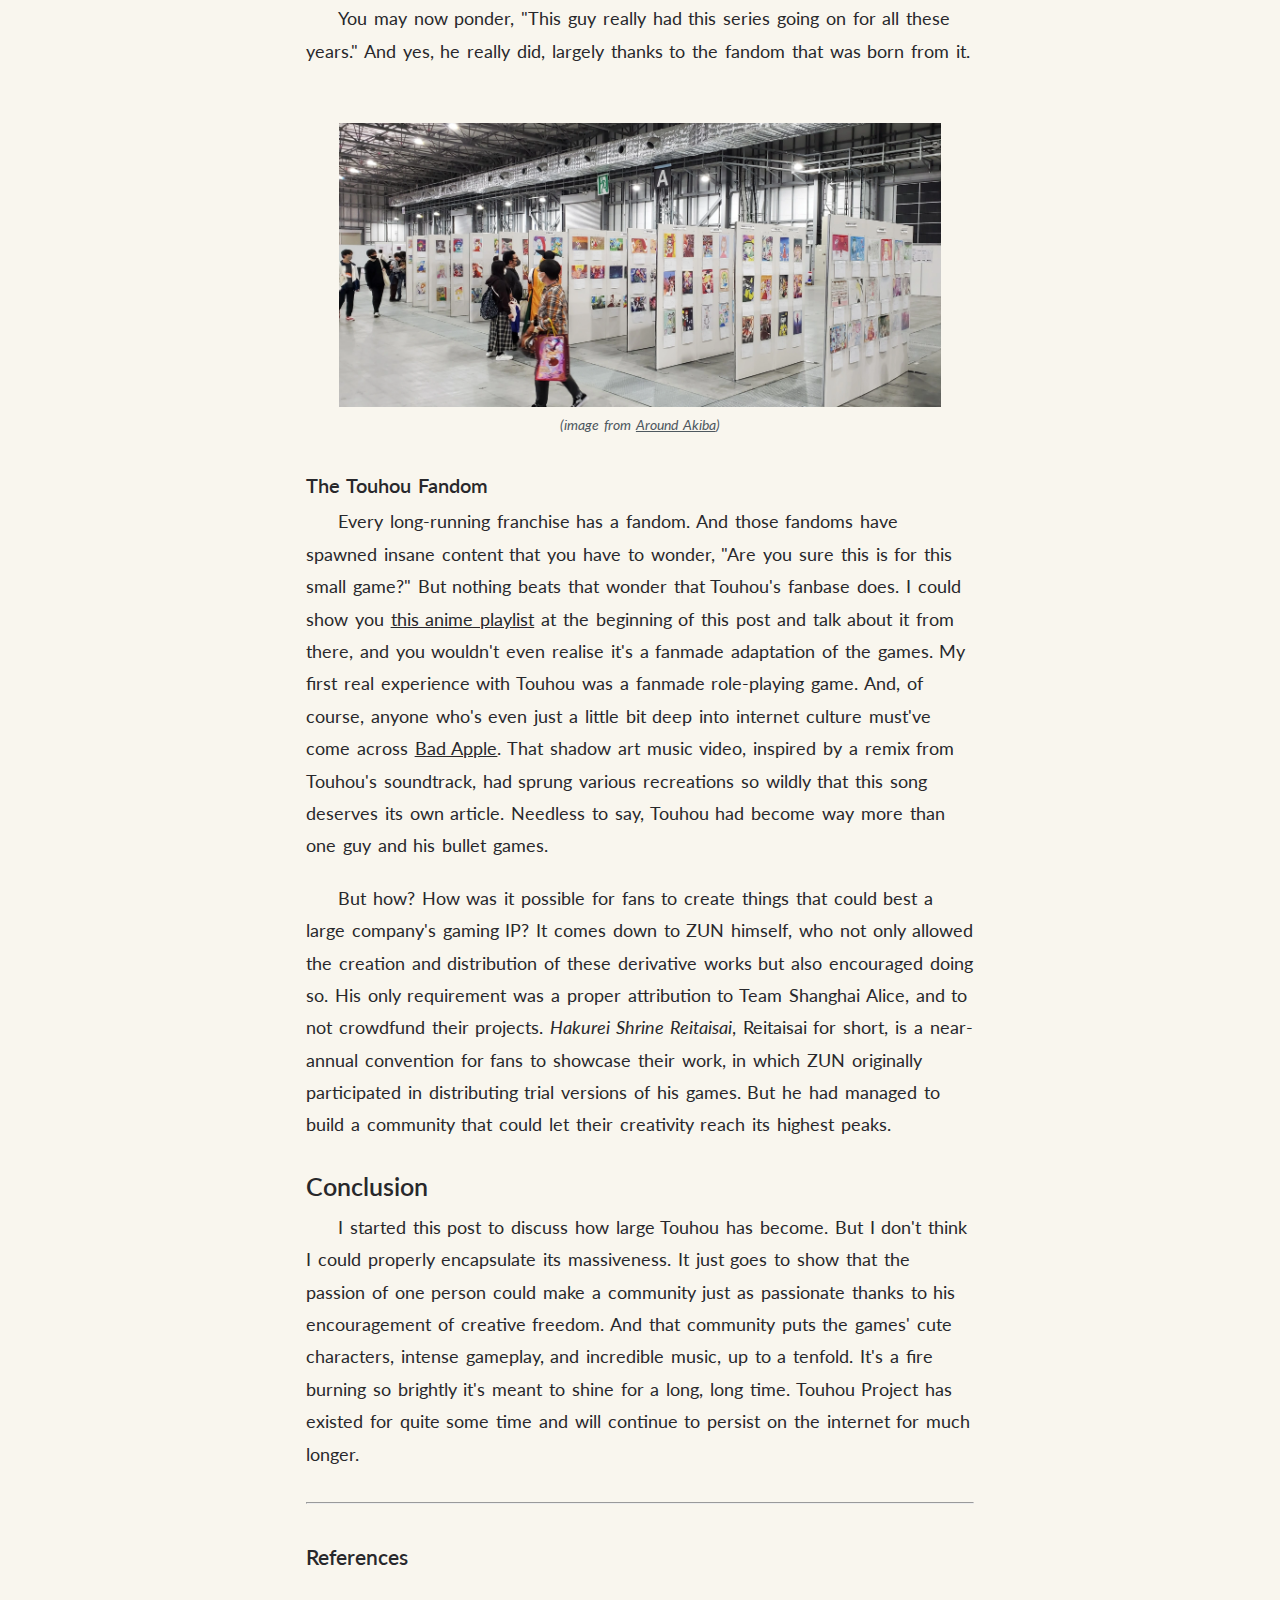
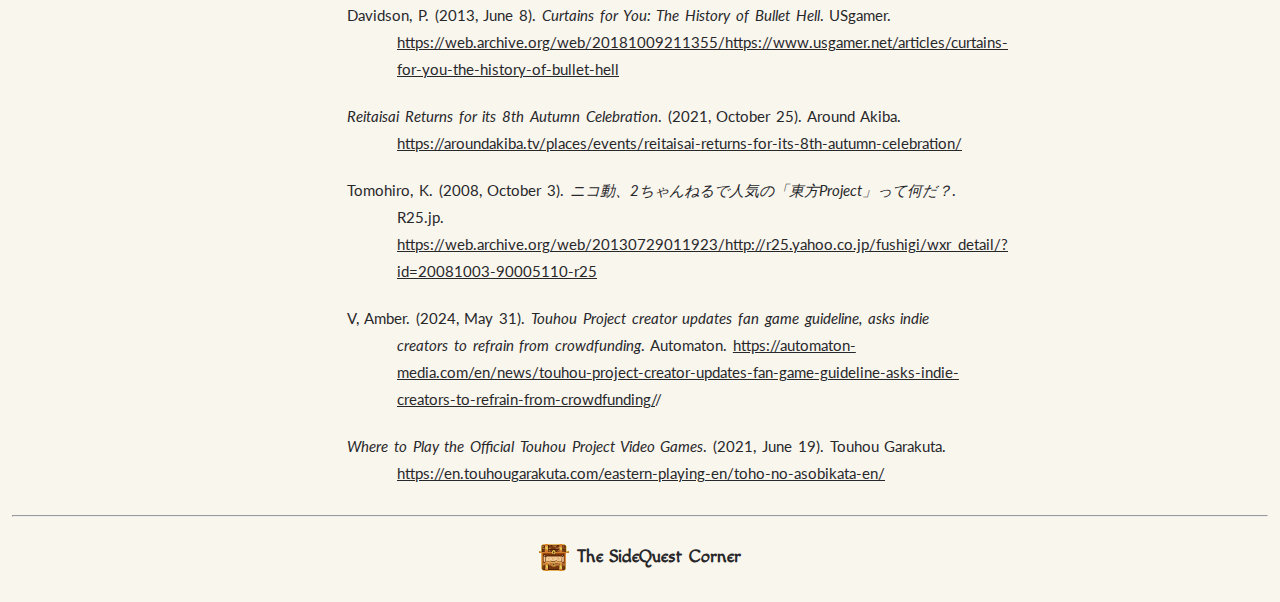
<file: article/touhou-project.html>
<!DOCTYPE html>
<html>
<head>
    <meta charset="UTF-8" />
    <meta name="viewport" content="width=device-width, initial-scale=1.0" />

    <title>Looking through the Rich and Decades-long History of Touhou Project | The SideQuest Corner</title>
    <meta name="author" content="Francine Louise Sanchez" />

    <link rel="preconnect" href="https://fonts.googleapis.com">
    <link rel="preconnect" href="https://fonts.gstatic.com" crossorigin>
    <link href="https://fonts.googleapis.com/css2?family=Lato:ital,wght@0,100;0,300;0,400;0,700;0,900;1,100;1,300;1,400;1,700;1,900&family=Macondo&display=swap" rel="stylesheet">
    
    <link rel="stylesheet" href="../styles/article.css" />
    <link rel="icon" type="image/x-icon" href="../assets/logo.svg">
</head>
<body>
    <nav class="navbar">
        <a class="logo" href="../index.html">
            <img src="../assets/logo.svg" width="50" height="auto" alt="The blogsite's logo consisting of an open treasure chest."/>
            <span>The SideQuest Corner</span>
        </a>
        <div class="nav">
            <a href="../index.html">Home</a>
            <a href="../index.html#articles">Articles</a>
            <a href="../index.html#about">About</a>
        </div>
    </nav>

    <main>
        <h1 class="title">Looking through the Rich and Decades-long History of Touhou Project</h1>
        <div class="blog-details">
            <img class="author-img" src="../assets/authors/SanchezFL.webp" />
            <span class="details">by Francine Louise Sanchez | 3 min read</span>
        </div>

        <figure>
            <img class="content-img" src="../assets/touhou-project/01.webp" title="A fan drawing by NEKO of the characters of Touhou in a spring picnic setting." alt="A fan drawing by NEKO of the characters of Touhou in a spring picnic setting."/>
            <figcaption>(image from <a href="https://www.pixiv.net/en/artworks/47004232">Pixiv</a>)</figcaption>
        </figure>
        <p>
            When people think of video game franchises that have a) been around for a long time and b) have large communities, they'll likely answer with Super Mario, The Legend of Zelda, or Pokémon. But I don't think there's a franchise that could be as big as Touhou Project's. With 26 years and counting, this bullet hell game from Japan had built up a history that could rival all the other games I mentioned. Touhou Project and what it is today has placed itself well within the library of internet fan culture.
        </p>
        <p>
            Let's look a bit into it, shall we?
        </p>

        <figure>
            <img class="content-img" src="../assets/touhou-project/02.webp" title="A screencapture gameplay of Subterranean Animism, one of the games in Touhou Project. It shows a boss battle with a large amount of obstacles to be dodged." alt="A screencapture gameplay of Subterranean Animism, one of the games in Touhou Project. It shows a boss battle with a large amount of obstacles to be dodged."/>
            <figcaption>(image from <a href="https://www.jkong.co.uk/2019/07/28/algorithmic-modelling-touhou-project-11-subterranean-animism/">Jeremy Kong</a>)</figcaption>
        </figure>
        <h2 class="subhead">
            So, what <i>is</i> Touhou Project?
        </h2>
        <p>
            Touhou Project, most commonly shortened to just Touhou, is a bullet hell video game franchise by Team Shanghai Alice. Throughout time, they had also released spin-off fighting games with Twilight Frontier, but it's still most well-known for the bullet hell ones.
        </p>
        <p>
            In case you don't know what bullet hell games are, the name comes from the fact that these games include an enormous amount of bullet-like obstacles the player has to avoid. Do you see all those white spots in the thumbnail above? They're bullets waiting to be dodged. The hell part of the name becomes self-explanatory.
        </p>
        <p>
            Anyway, the main games follow a pretty standard format. It always takes place in the same fictional setting, Gensokyo, a land sealed off from the outside world and filled with Japanese mythical creatures known as <i>yōkai</i>. Resident shrine maiden Reimu Hakurei, often the main player character, is usually faced with investigations of these yōkai that may or may not be disrupting the land. The story progresses level-by-level with the bullet hell mechanics and some dialogue sprinkled in.
        </p>

        <figure>
            <img class="content-img" src="../assets/touhou-project/03.webp" title="Collection of cover arts for all Windows-released Touhou games up to 2019" alt="Collection of cover arts for all Windows-released Touhou games up to 2019"/>
            <figcaption>(image from <a href="https://en.touhougarakuta.com/eastern-playing-en/toho-no-asobikata-en/">Touhou Garakuta</a>)</figcaption>
        </figure>
        <h2 class="subhead">
            How'd the game come to be?
        </h2>
        <p>
            Team Shanghai Alice is just one person named ZUN manning every aspect of the game development process for the mainline series. This includes the programming, the art, the writing and the music. ZUN originally made the first game, subtitled "Highly Responsive to Prayers," as programming practice and a means to publish music. The first five games were made for the PC-9800 while he was in college between 1997 and 1998. After a hiatus from ZUN, graduating and getting work, he returned to the series now made for Windows and what he'd considered a "reboot" for the game's story. As of the writing of this post, there are now 14 additional games and 10 spin-off fighting games.
        </p>
        <p>
            You may now ponder, "This guy really had this series going on for all these years." And yes, he really did, largely thanks to the fandom that was born from it.
        </p>

        <figure>
            <img class="content-img" src="../assets/touhou-project/04.webp" title="A section of the 2021 Hakurei Shrine Reitaisai, featuring the convention's Children's Art Contest." alt="A section of the 2021 Hakurei Shrine Reitaisai, featuring the convention's Children's Art Contest."/>
            <figcaption>(image from <a href="https://aroundakiba.tv/places/events/reitaisai-returns-for-its-8th-autumn-celebration/">Around Akiba</a>)</figcaption>
        </figure>
        <h2 class="subhead">
            The Touhou Fandom
        </h2>
        <p>
            Every long-running franchise has a fandom. And those fandoms have spawned insane content that you have to wonder, "Are you sure this is for this small game?" But nothing beats that wonder that Touhou's fanbase does. I could show you <a href="https://youtube.com/playlist?list=PLYdOW09TQGzCZtHoPJXs5Ht0RluCIk60l&si=2tYhPqXP9rolkAZh">this anime playlist</a> at the beginning of this post and talk about it from there, and you wouldn't even realise it's a fanmade adaptation of the games. My first real experience with Touhou was a fanmade role-playing game. And, of course, anyone who's even just a little bit deep into internet culture must've come across <a href="https://youtu.be/FtutLA63Cp8">Bad Apple</a>. That shadow art music video, inspired by a remix from Touhou's soundtrack, had sprung various recreations so wildly that this song deserves its own article. Needless to say, Touhou had become way more than one guy and his bullet games.
        </p>
        <p>
            But how? How was it possible for fans to create things that could best a large company's gaming IP? It comes down to ZUN himself, who not only allowed the creation and distribution of these derivative works but also encouraged doing so. His only requirement was a proper attribution to Team Shanghai Alice, and to not crowdfund their projects. <i>Hakurei Shrine Reitaisai</i>, Reitaisai for short, is a near-annual convention for fans to showcase their work, in which ZUN originally participated in distributing trial versions of his games. But he had managed to build a community that could let their creativity reach its highest peaks.
        </p>
        
        <h3 class="conclusion">
            Conclusion
        </h3>
        <p>
            I started this post to discuss how large Touhou has become. But I don't think I could properly encapsulate its massiveness. It just goes to show that the passion of one person could make a community just as passionate thanks to his encouragement of creative freedom. And that community puts the games' cute characters, intense gameplay, and incredible music, up to a tenfold. It's a fire burning so brightly it's meant to shine for a long, long time. Touhou Project has existed for quite some time and will continue to persist on the internet for much longer.
        </p>

        <hr />
        <h3 class="reference-title">References</h3>
        <ul class="reference-list">
            <li>Davidson, P. (2013, June 8). <i>Curtains for You: The History of Bullet Hell</i>. USgamer. <a href="https://web.archive.org/web/20181009211355/https://www.usgamer.net/articles/curtains-for-you-the-history-of-bullet-hell">https://web.archive.org/web/20181009211355/https://www.usgamer.net/articles/curtains-for-you-the-history-of-bullet-hell</a></li>

            <li><i>Reitaisai Returns for its 8th Autumn Celebration</i>. (2021, October 25). Around Akiba. <a href="https://aroundakiba.tv/places/events/reitaisai-returns-for-its-8th-autumn-celebration/">https://aroundakiba.tv/places/events/reitaisai-returns-for-its-8th-autumn-celebration/</a></li>

            <li>Tomohiro, K. (2008, October 3). <i>ニコ動、2ちゃんねるで人気の「東方Project」って何だ？</i>. R25.jp. <a href="https://web.archive.org/web/20130729011923/http://r25.yahoo.co.jp/fushigi/wxr_detail/?id=20081003-90005110-r25">https://web.archive.org/web/20130729011923/http://r25.yahoo.co.jp/fushigi/wxr_detail/?id=20081003-90005110-r25</a></li>

            <li>V, Amber. (2024, May 31). <i>Touhou Project creator updates fan game guideline, asks indie creators to refrain from crowdfunding</i>. Automaton. <a href="https://automaton-media.com/en/news/touhou-project-creator-updates-fan-game-guideline-asks-indie-creators-to-refrain-from-crowdfunding/">https://automaton-media.com/en/news/touhou-project-creator-updates-fan-game-guideline-asks-indie-creators-to-refrain-from-crowdfunding/</a>/</li>

            <li><i>Where to Play the Official Touhou Project Video Games</i>. (2021, June 19). Touhou Garakuta. <a href="https://en.touhougarakuta.com/eastern-playing-en/toho-no-asobikata-en/">https://en.touhougarakuta.com/eastern-playing-en/toho-no-asobikata-en/</a></li>
        </ul>
    </main>

    <a href="#" class="scroll-top">↑</a>

    <hr id="footer-hr"/>
    <footer class="footer">
        <a class="logo" href="../index.html">
            <img src="../assets/logo.svg" width="30" height="auto" alt="The blogsite's logo consisting of an open treasure chest."/>
            <span>The SideQuest Corner</span>
        </a>
    </footer>
</body>
</html>
</file>
<file: styles/home.css>
* {
    margin: 0;
    padding: 0;
    box-sizing: border-box;
}

html {
    scroll-behavior: smooth;
}

body {
    position: relative;
    line-height: 1.8;

    font-family: 'Lato';
    font-size: 18px;
    word-spacing: .1em;
    color: #28282B;

    background-color: #F9F6EE;
}

a {
    transition: 0.5s;

    color: #28282B;
}
a:hover {
    color: #4e585f;
}

hr {
    max-width: 1000px;
    margin: auto;
    padding-bottom: 25px;
    
    border: none;
    border-top: 1px solid #4e585f;
}

.navbar {
    display: flex;
    width: calc(100% - 2rem);
    padding: 1rem;
    gap: 2rem;
    margin: 0;

    justify-content: space-between;
    align-items: center;
}

.navbar .logo {
    display: flex;
    align-items: center;
    text-decoration: none;

    gap: 1rem;
    
    span {
        font-size: 1.5em;
        font-weight: bold;
    }
}

.nav a {
    display: inline-block;
    position: relative;

    gap: 2rem;
    margin: 1rem;

    text-decoration: none;
}
.nav a:after {
    content: '';
    position: absolute;
    width: 100%;
    bottom: 0;
    left: 0;

    transform: scaleX(0);
    transform-origin: bottom right;
    transition: transform 0.25s ease-out;

    background-color: #4e585f;
    height: 1px;
}
.nav a:hover:after {
    transform: scaleX(1);
    transform-origin: bottom left;
}

.navbar:first-child {
    margin-left: 2rem;
    margin-right: auto;
}

.logo {
    font-family: 'Macondo';
    text-decoration: none;
}
.logo:hover {
    color: #28282B;
}

.blockhead {
    display: flex;
    margin: 5rem auto;
    max-width: 1000px;

    justify-content: center;
    align-items: center;

    .slogan {
        margin-right: 1rem;
        text-align: center;

        user-select: none;
        cursor: default;
    
        font-size: 50px;
        font-family: 'Macondo';
        font-weight: bold;
        font-style: italic;
    }
}

#articles {
    margin: 1vh auto;
    padding: 1rem;
    max-width: 1000px;
}

.header {
    letter-spacing: 2px;
    text-decoration: underline;
    text-align: center;

    user-select: none;
    cursor: default;
}

.article-grid {
    display: grid;
    grid-template-columns: repeat(auto-fill, minmax(350px, 1fr));
    gap: 50px 100px;

    margin: 2rem auto;
    padding: 0.5rem 5rem;
}

.blog-card {
    display: flex;
    flex-direction: column;
    align-items: flex-start;
    justify-content: flex-start;

    border-radius: 0.5rem;
    border: 1px solid #4e585f;
    box-shadow: rgba(0, 0, 0, 0.15) 1.95px 1.95px 2.5px;
    text-decoration: none;

    transition: transform 1s;

    img {
        height: 200px;
        width: 100%;        
        object-fit: cover;

        border-top-left-radius: 0.5rem;
        border-top-right-radius: 0.5rem;
    }
}
.blog-card:hover {
    transform: scale(1.05);
    color: #28282B;
}

.card-details {
    width: 100%;
    margin-left: 20px;
    padding-top: 10px;

    font-size: 14px;
    text-align: left;
    color: #4e585f;
}

.card-title {
    overflow-wrap: break-word;
    padding: 10px 20px;

    font-size: 25px;
    line-height: 1.5;
}

.about-info {
    margin: 5rem auto;
    max-width: 700px;
    text-align: center;

    user-select: none;
    cursor: default;

    font-size: 18px;
}

.scroll-top {
    position: fixed;
    float: right;
    z-index: 99;
    padding: 5px;
    bottom: 20px;
    right: 150px;
    width: 4%;

    border-radius: 30px;

    text-align: center;
    text-decoration: none;
    font-size: 14px;
    color: #F9F6EE;
    background-color: #28282B;
}
</file>
<file: styles/article.css>
* {
    margin: 0;
    padding: 0;
    box-sizing: border-box;
}

html {
    scroll-behavior: smooth;
}

body {
    position: relative;
    line-height: 1.8;

    font-family: 'Lato';
    font-size: 18px;
    word-spacing: .1em;
    color: #28282B;

    background-color: #F9F6EE;
}

main {
    margin: 1vh auto;
    padding: 1rem;
    max-width: 700px;
}

h2,
h3 {
    line-height: 2;

    font-weight: 600;
}

p {
    margin-bottom: 1.25rem;
    text-indent: 2rem;
}

figure {
    display: flex;
    flex-direction: column;
    justify-content: center;
    align-items: center;
}

figcaption {
    margin-bottom: 1rem;

    font-size: 14px;
    font-style: italic;
    color: #4e585f;

    a {
        color: #4e585f;
    }
    a:hover {
        color: #28282B;
    }
}

a {
    transition: 0.5s;

    color: #28282B;
}
a:hover {
    color: #4e585f;
}

hr {
    margin: 2rem 0;
}

ul {
    margin-left: 1rem;
}

.navbar {
    display: flex;
    width: calc(100% - 2rem);
    padding: 1rem;
    gap: 2rem;
    margin: 0;

    justify-content: space-between;
    align-items: center;
}

.navbar .logo {
    display: flex;
    align-items: center;
    text-decoration: none;

    gap: 1rem;
    
    span {
        font-size: 1.5em;
        font-weight: bold;
    }
}

.nav a {
    display: inline-block;
    position: relative;

    gap: 2rem;
    margin: 1rem;

    text-decoration: none;
}
.nav a:after {
    content: '';
    position: absolute;
    width: 100%;
    bottom: 0;
    left: 0;

    transform: scaleX(0);
    transform-origin: bottom right;
    transition: transform 0.25s ease-out;

    background-color: #4e585f;
    height: 1px;
}
.nav a:hover:after {
    transform: scaleX(1);
    transform-origin: bottom left;
}

.navbar:first-child {
    margin-left: 2rem;
    margin-right: auto;
}

.logo {
    font-family: 'Macondo';
    text-decoration: none;
}
.logo:hover {
    color: #28282B;
}

.title {
    font-weight: 800;
}

.blog-details {
    display: flex;
    margin-top: 1.5rem;
    padding-left: 2rem;

    align-items: center;
}

.details {
    font-size: 15px;
    font-weight: 600;
    color: #4e585f;
    text-indent: 1em;
}

.author-img {
    width: 35px;
    border-radius: 50%;
}

.subhead {
    margin-top: .75rem;
    font-size: 20px;
}

.content-img {
    margin: 2em;
    margin-bottom: 5px;
    max-width: 90%;

    transition: transform 1.25s;
}
.content-img:hover {
    transform: scale(1.2);
}

.conclusion {
    font-size: 25px;
}

.reference-title {
    margin: 1.5rem auto;
}

.reference-list {
    padding-left: 75px;
    list-style-type: none;

    text-indent: -50px;

    font-size: 15px;
}
.reference-list li {
    margin-top: 20px;
}

.footer {
    display: flex;
    justify-content: center;
    align-items: center;
    gap: .75rem;
    padding: .75rem;
}
.footer .logo {
    display: flex;
    align-items: center;
    padding-bottom: 1rem;
    text-decoration: none;

    gap: 0.5rem;

    span {
        font-size: 1em;
        font-weight: bold;
        font-family: 'Macondo';
    }
}

#footer-hr {
    margin: 0.75rem;
    padding: 0;
}

.scroll-top {
    position: fixed;
    float: right;
    z-index: 99;
    padding: 5px;
    bottom: 20px;
    right: 240px;
    width: 4%;

    border-radius: 30px;

    text-align: center;
    text-decoration: none;
    font-size: 14px;
    color: #F9F6EE;
    background-color: #28282B;
}
</file>
